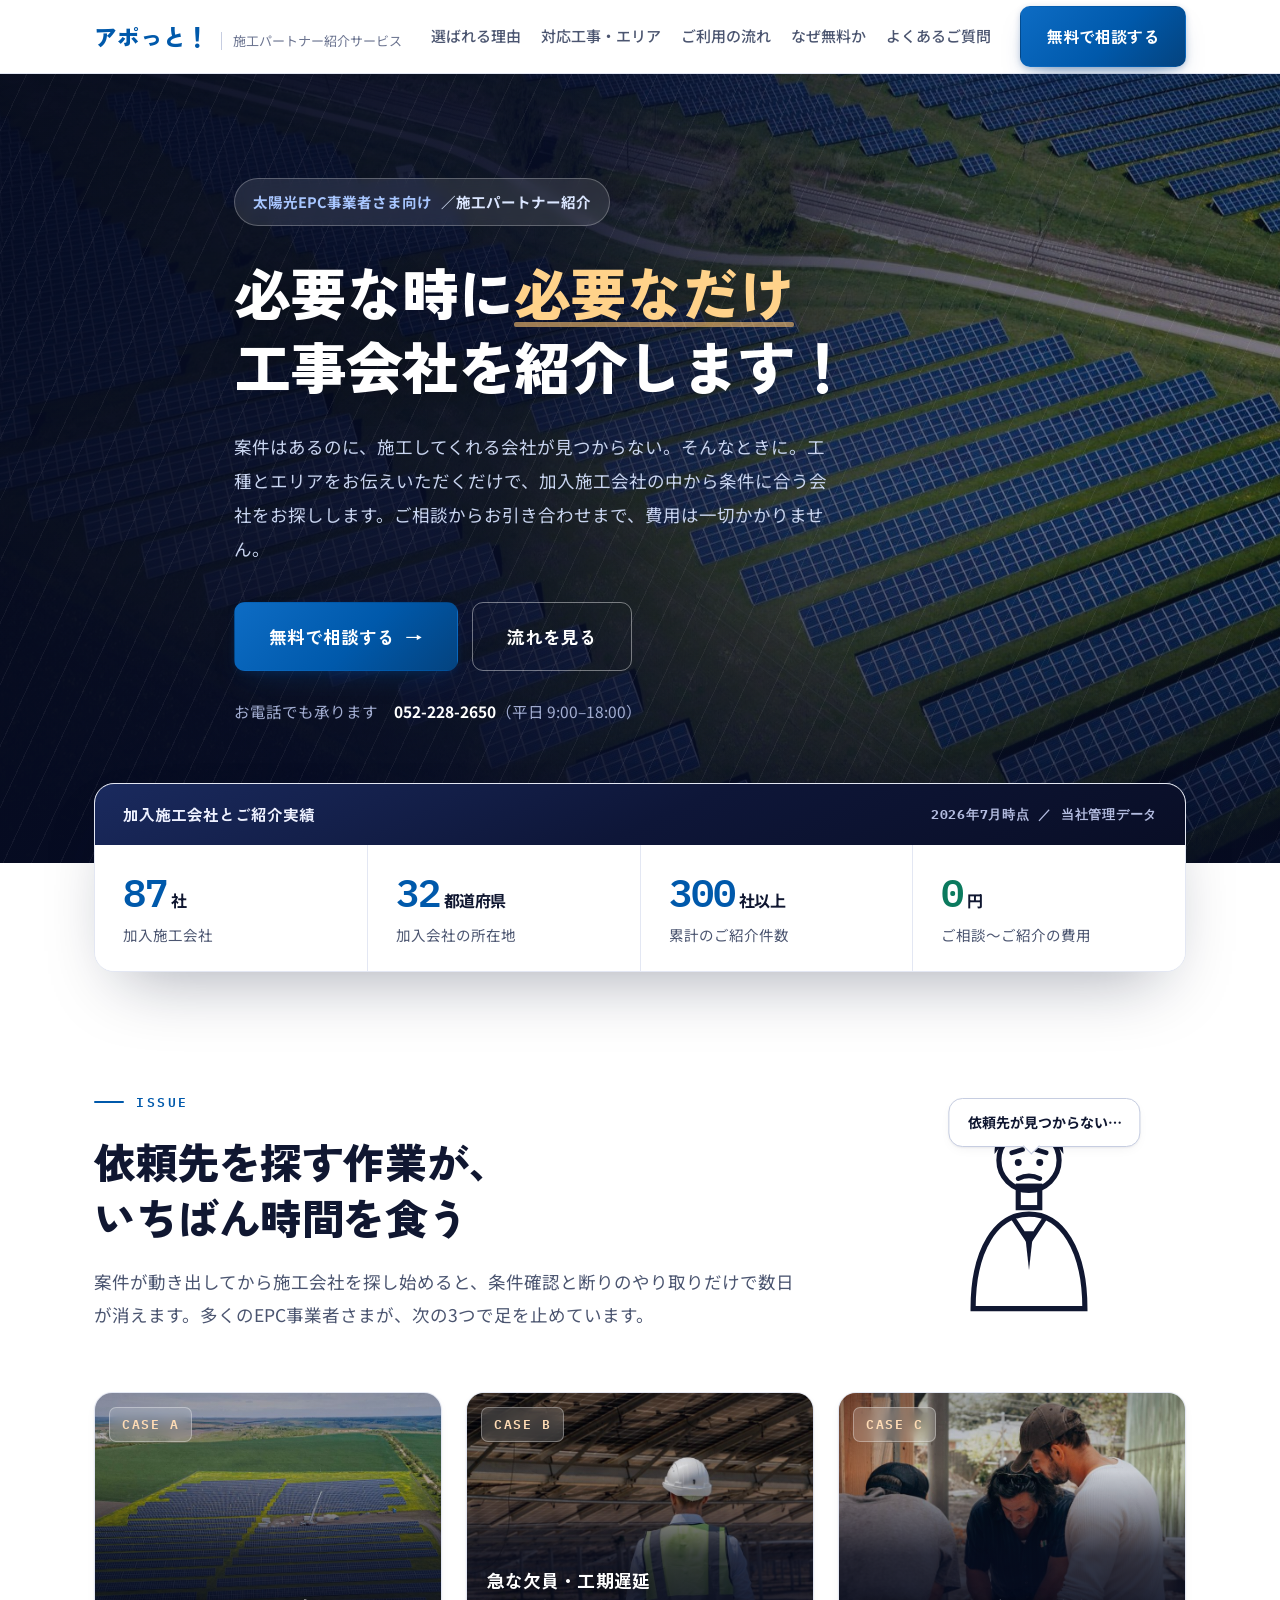
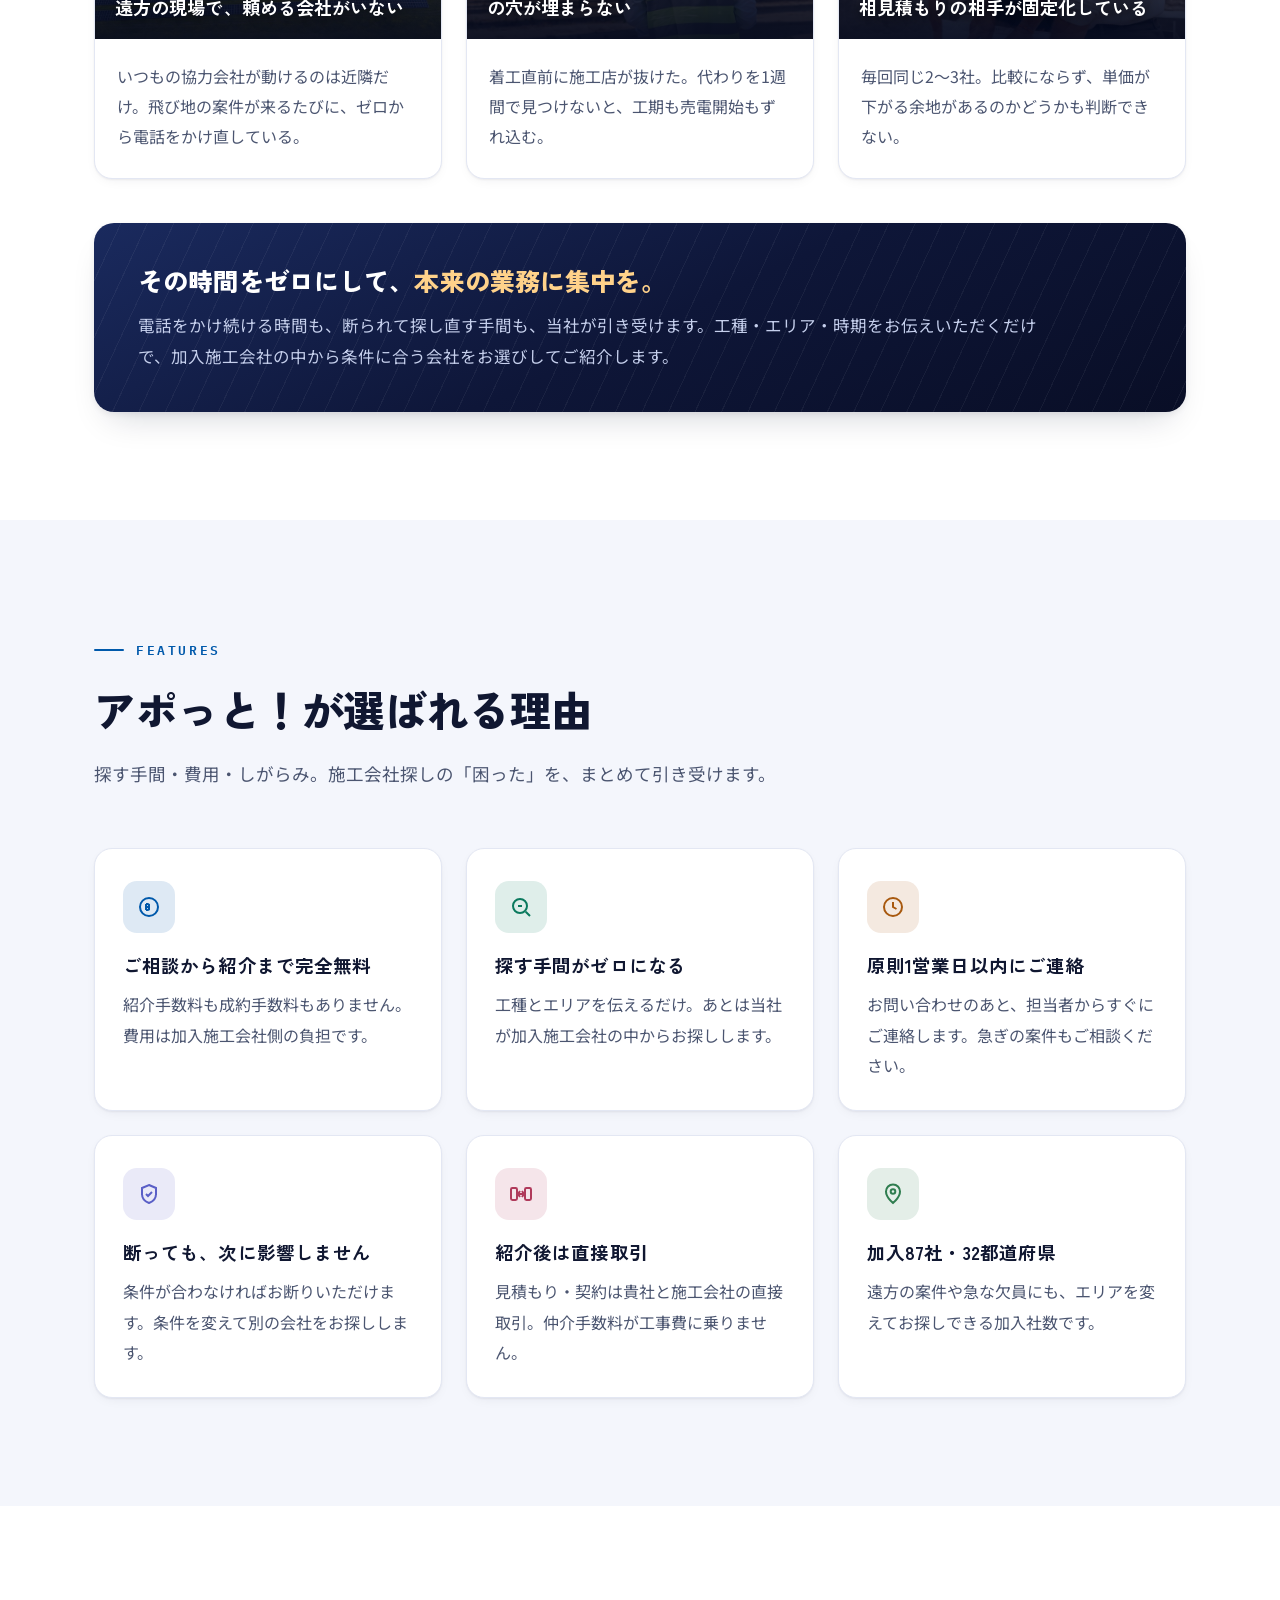
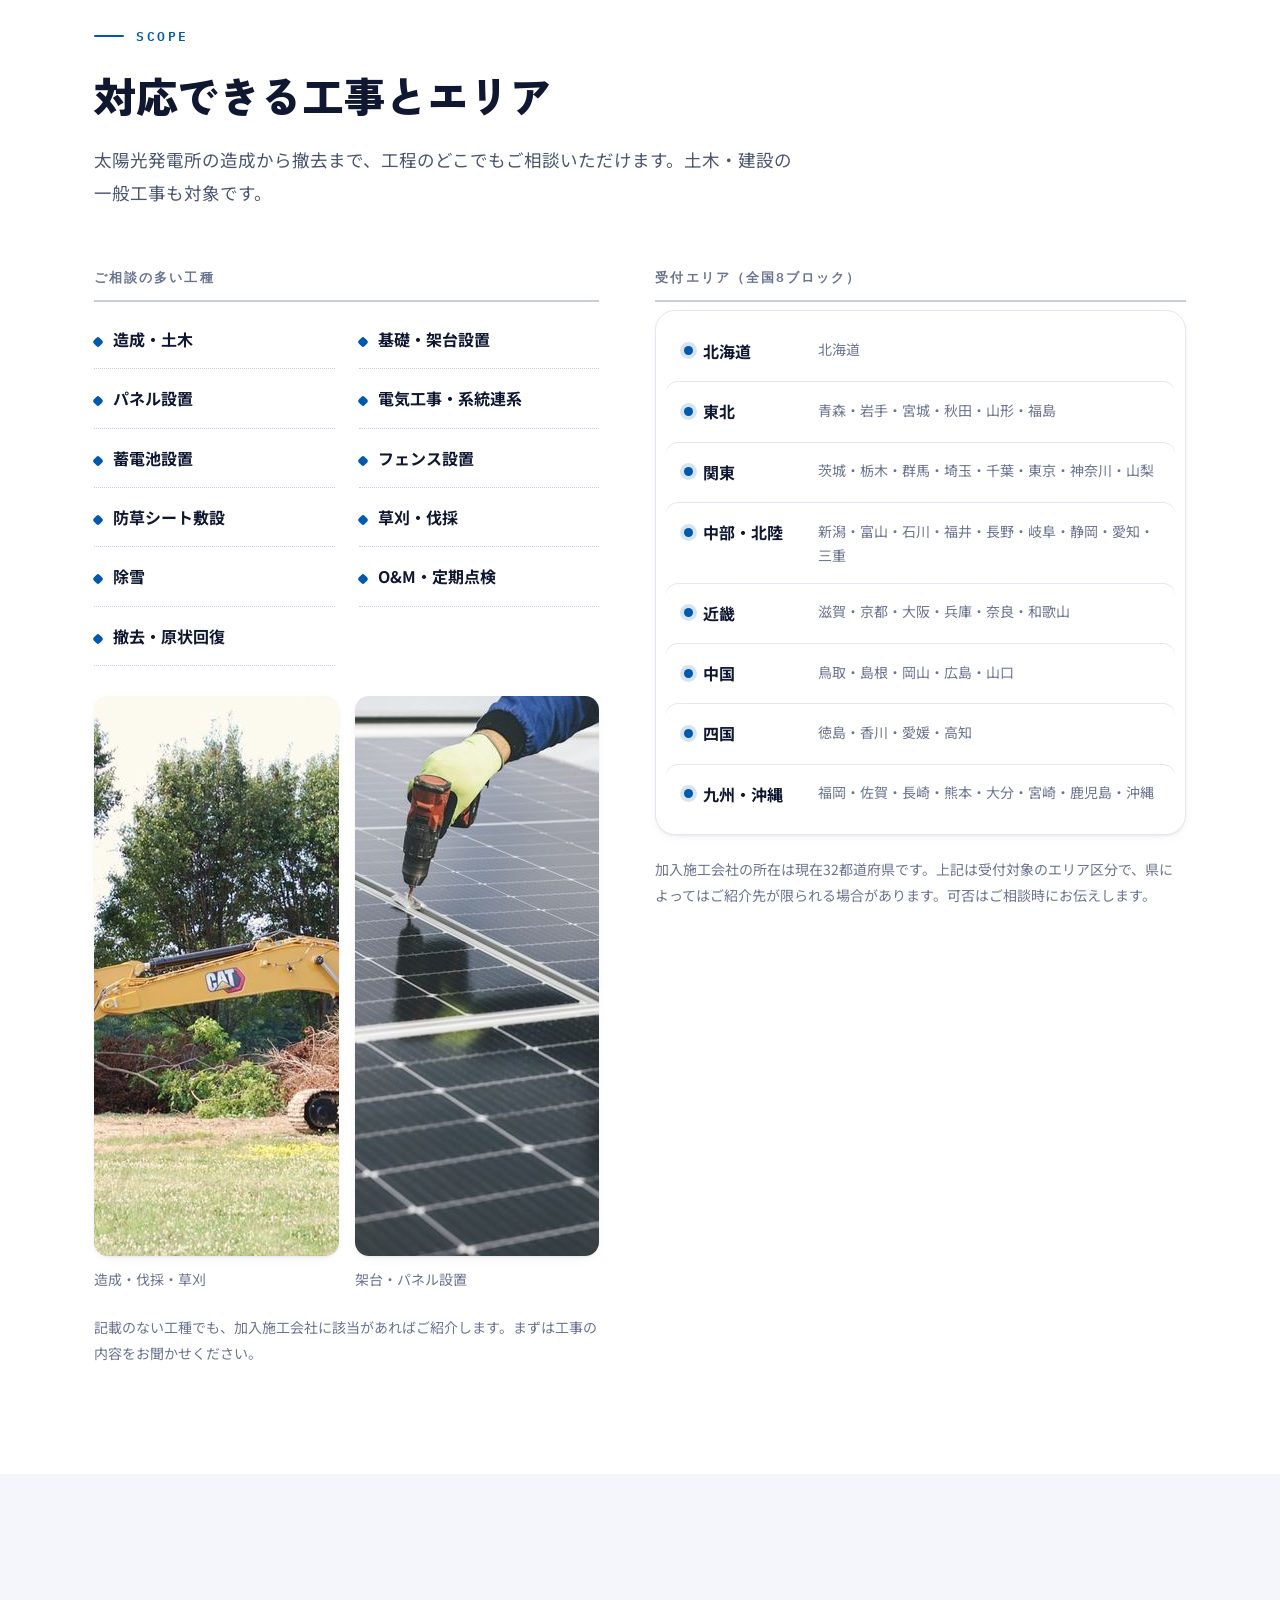
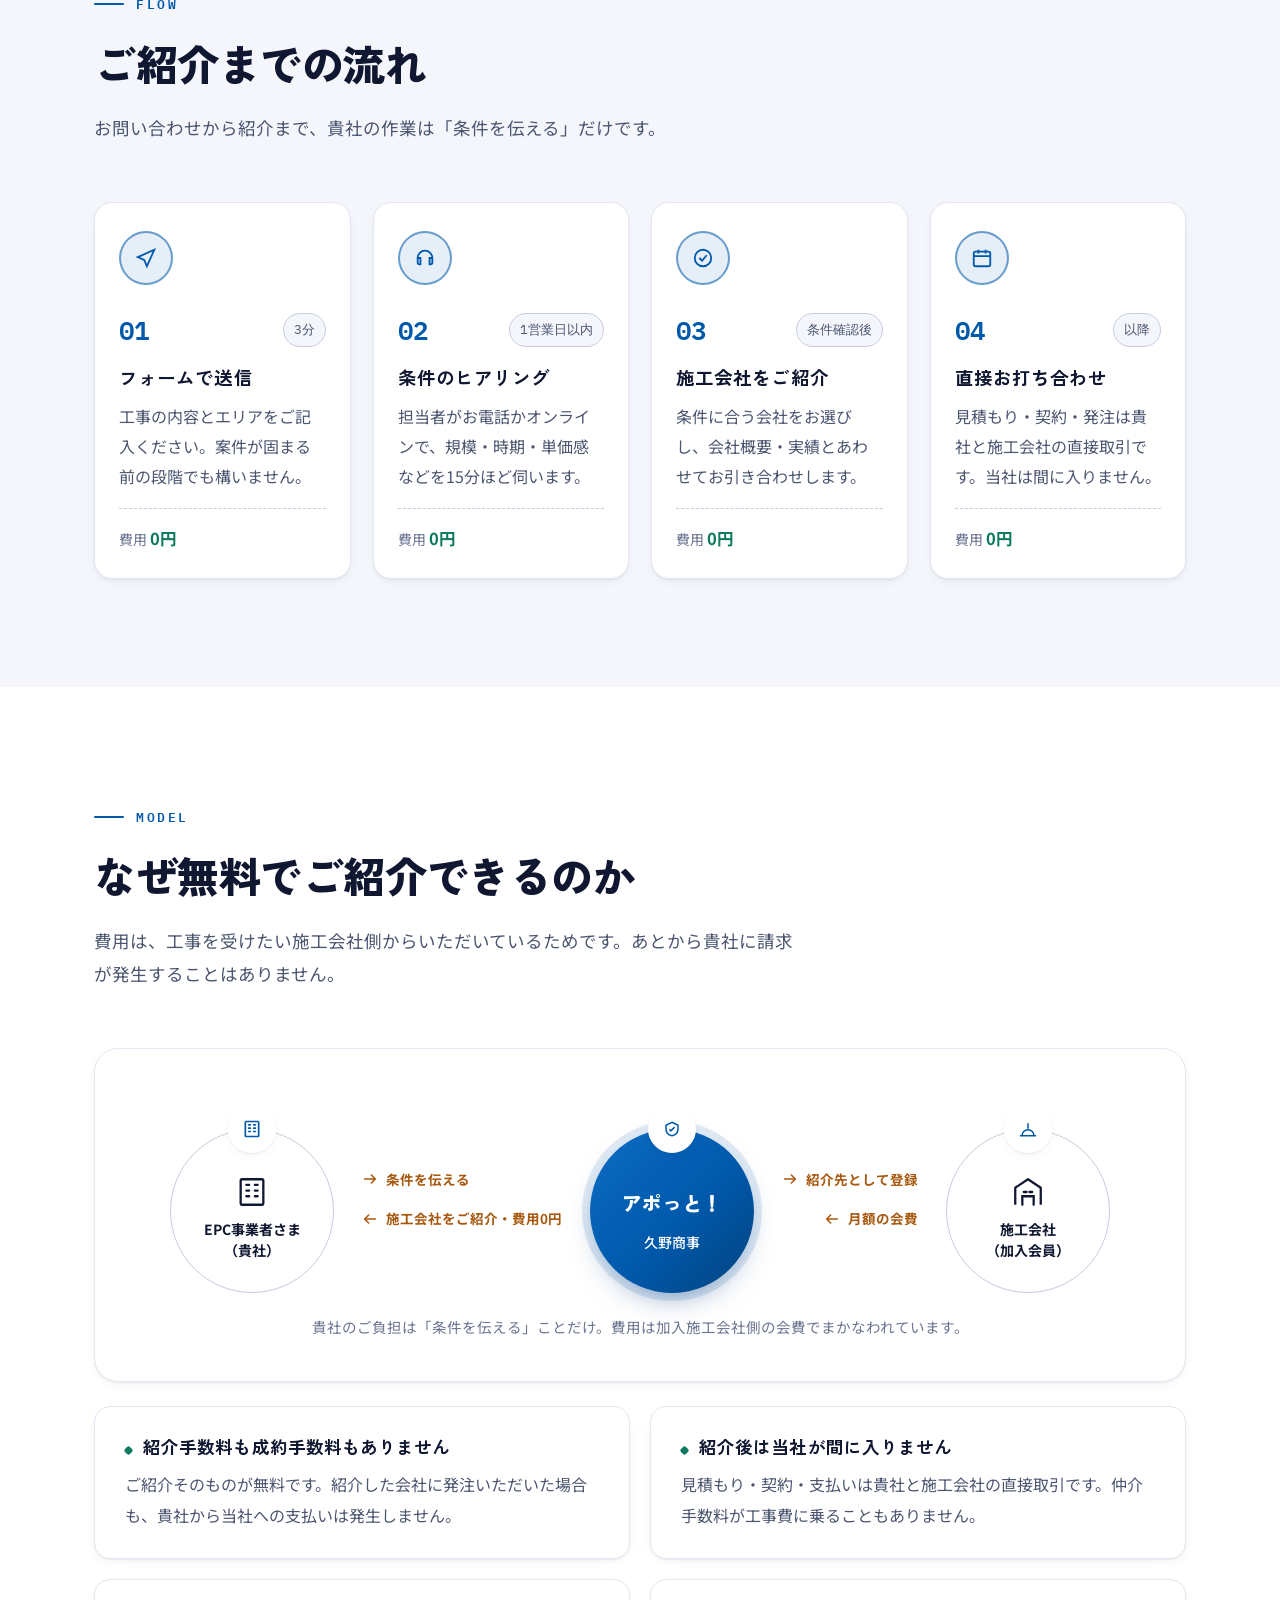
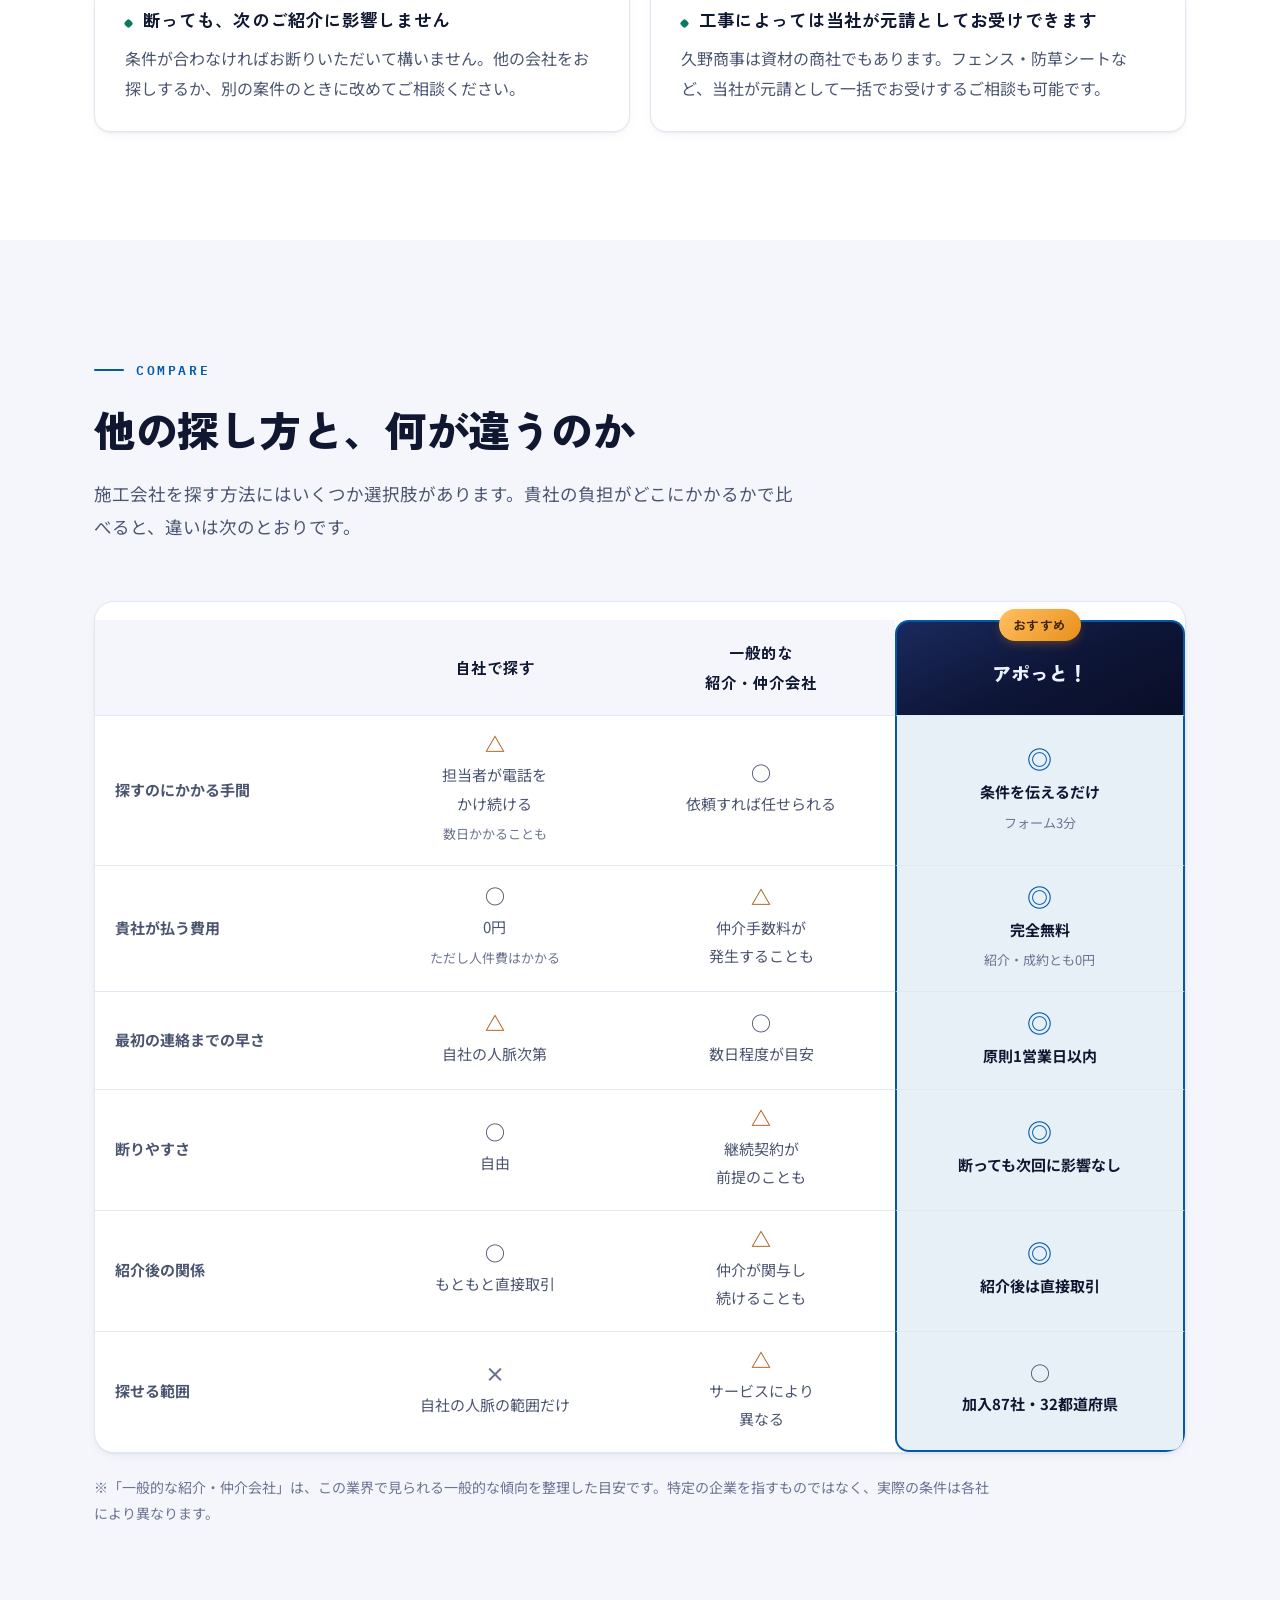
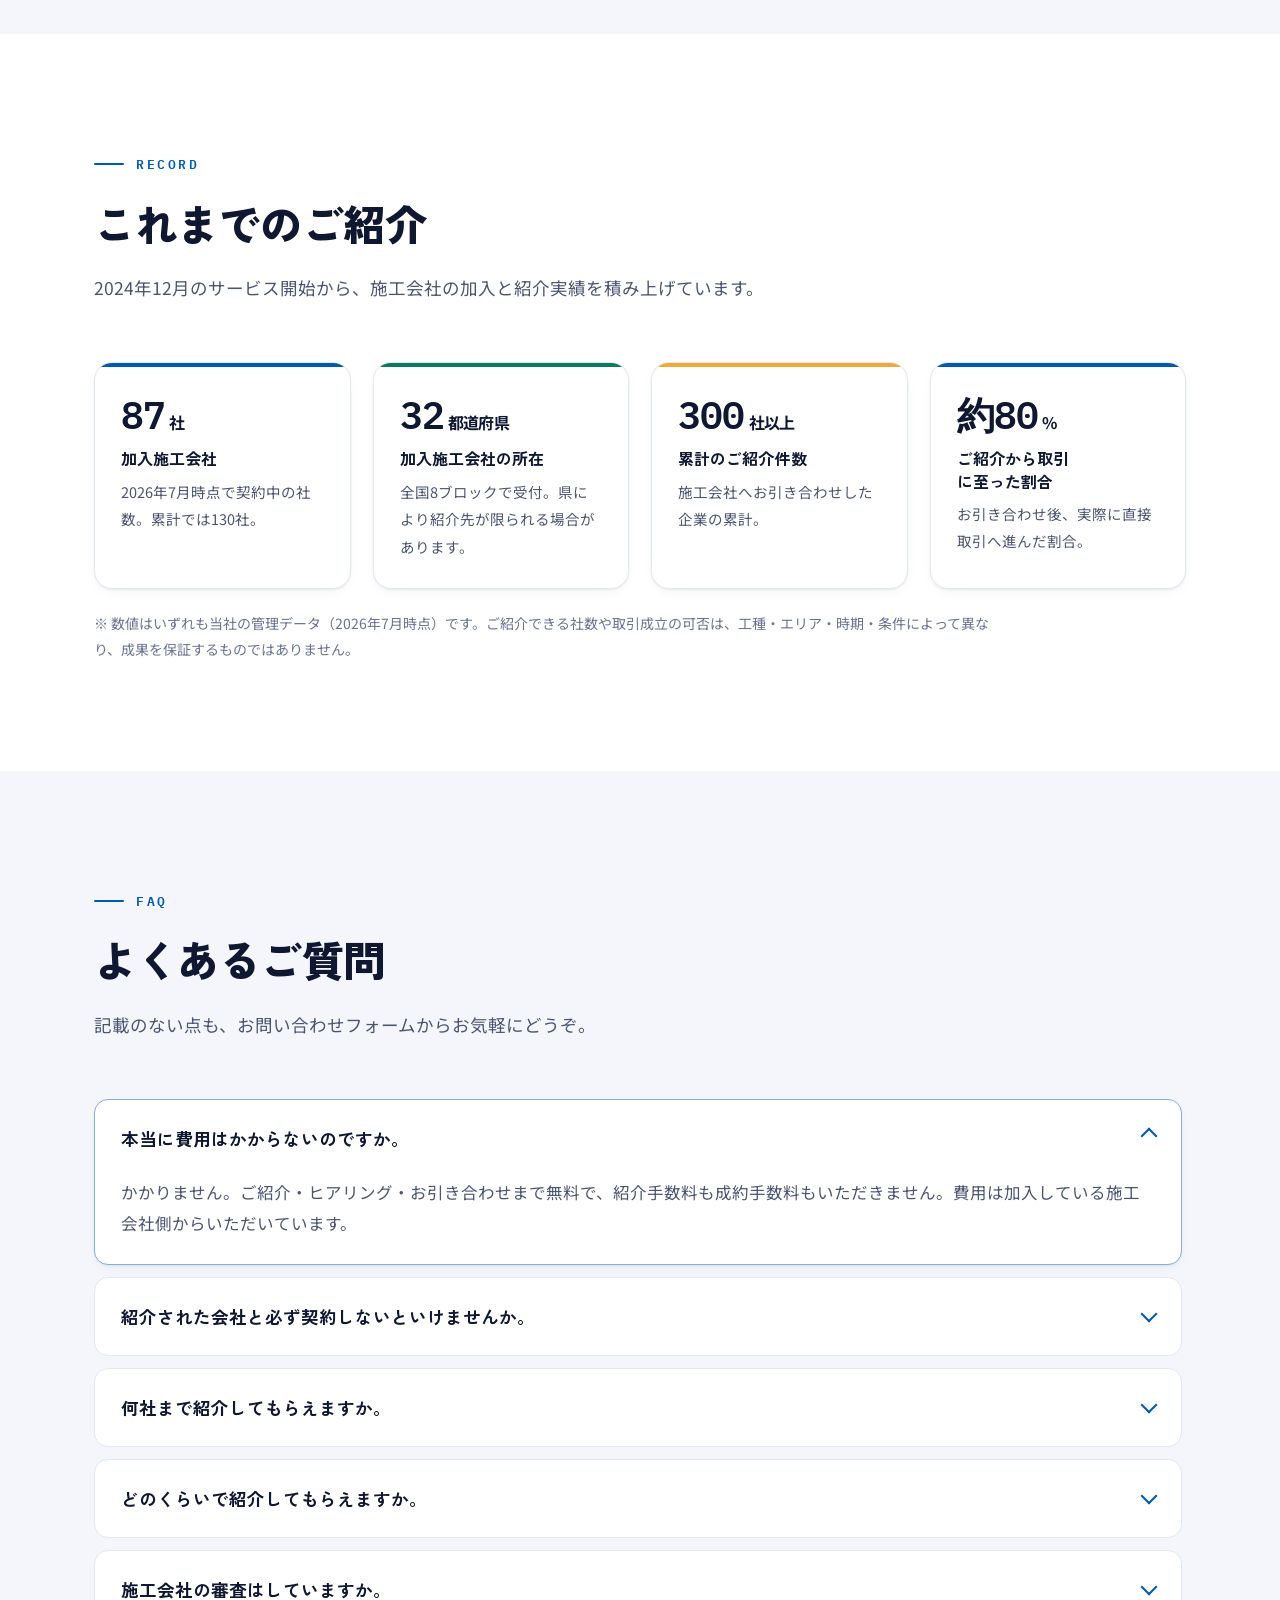
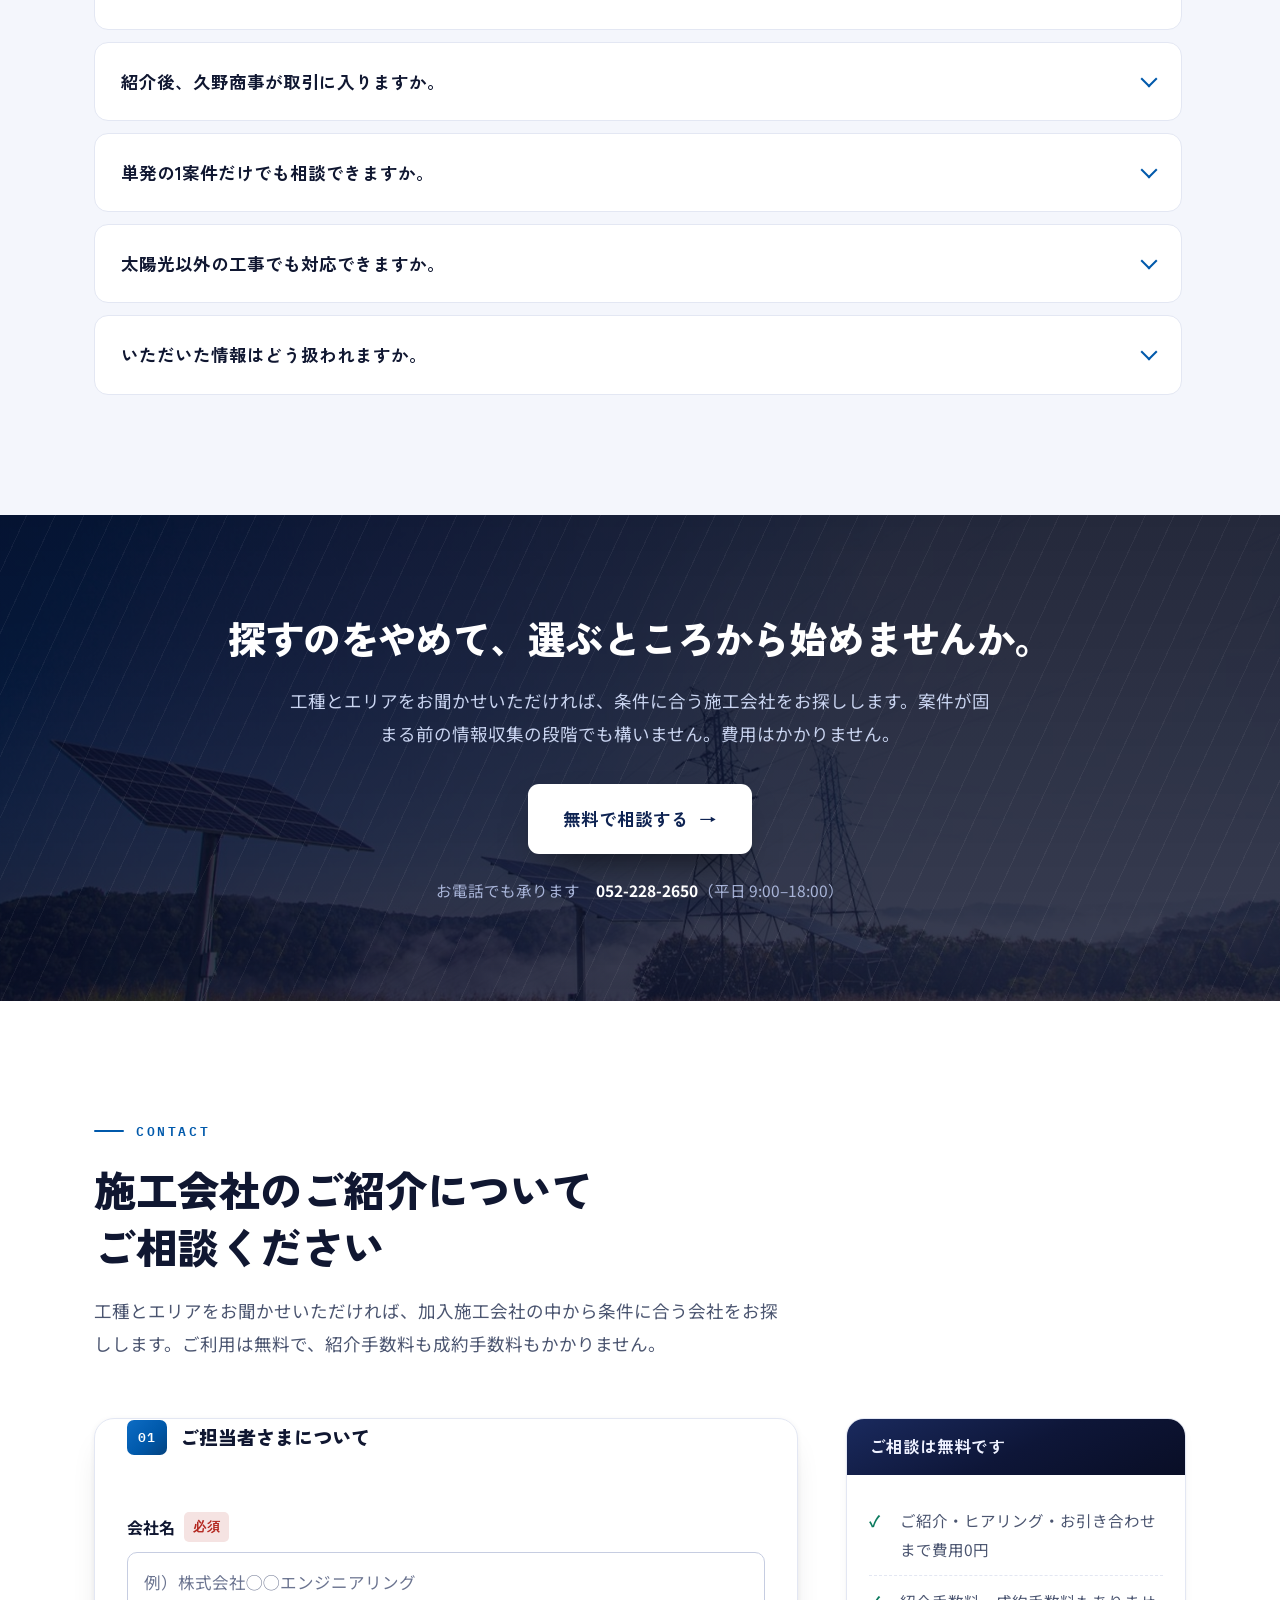
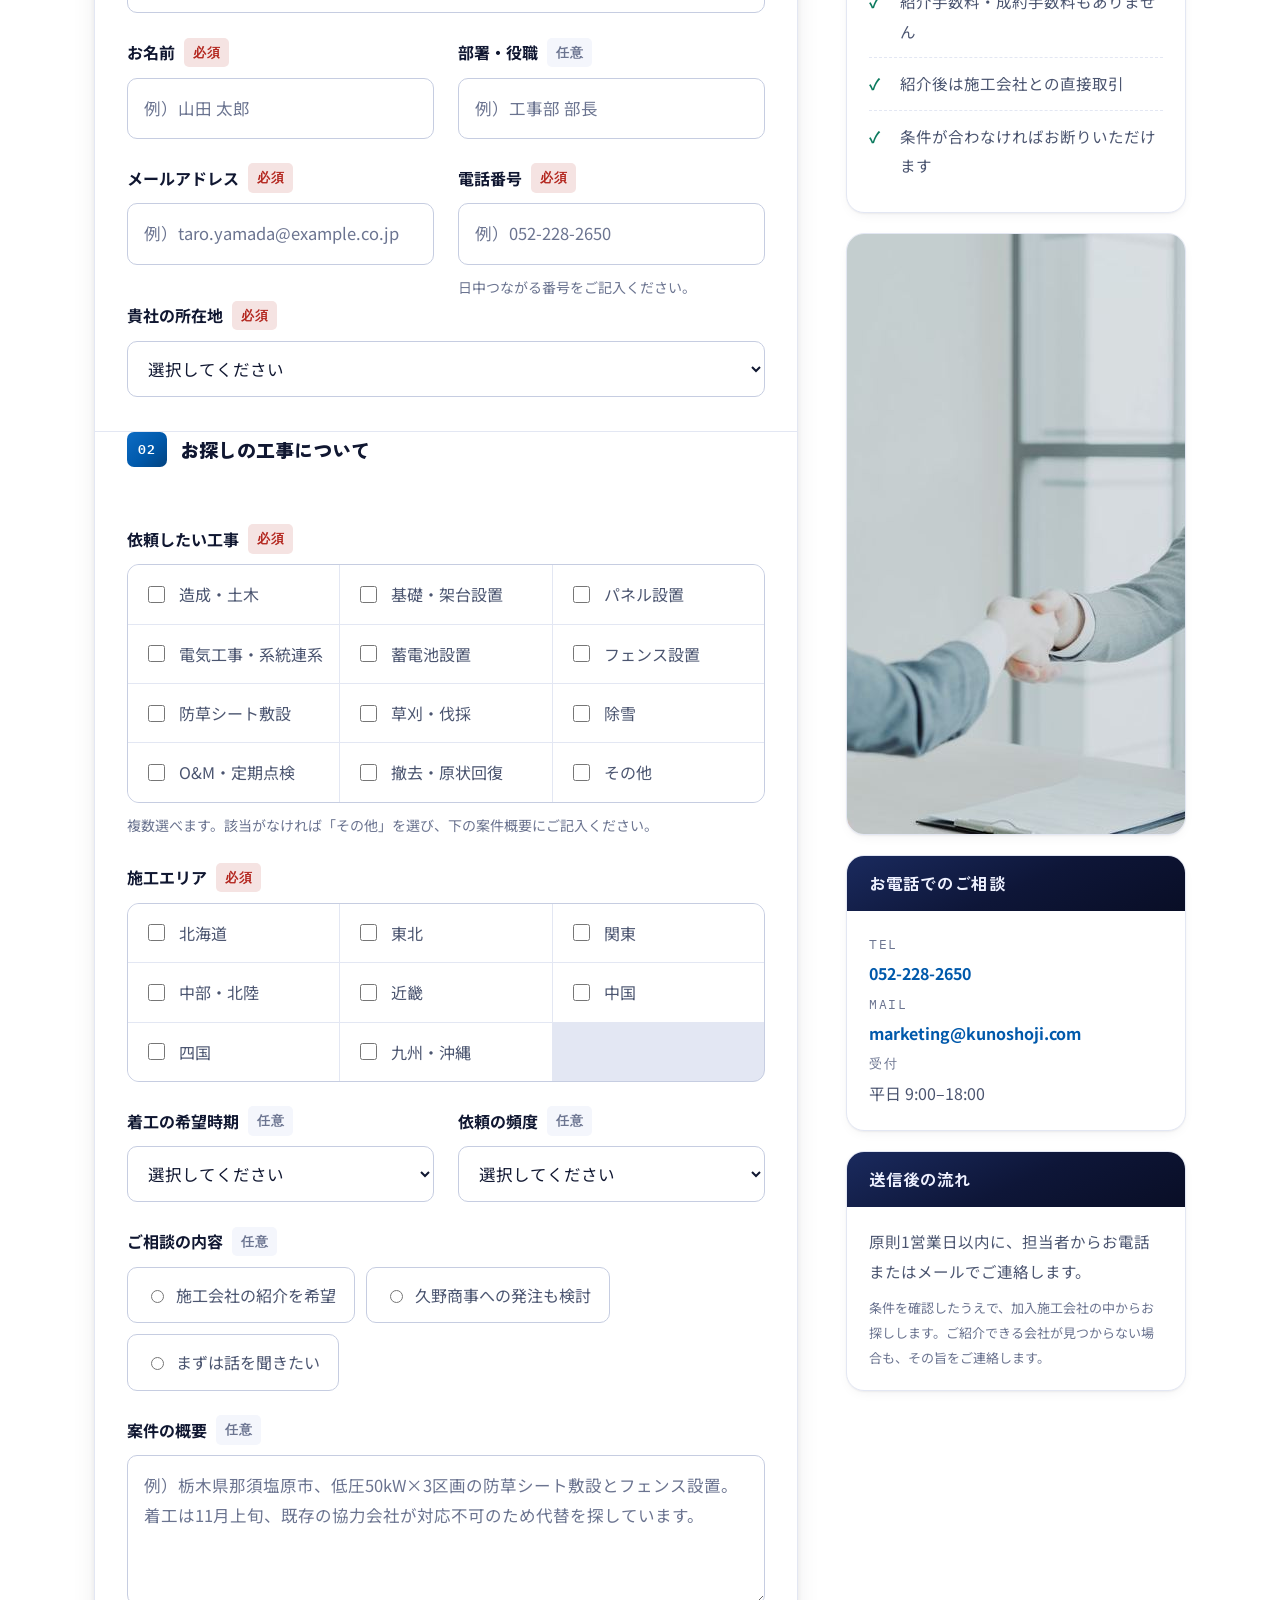
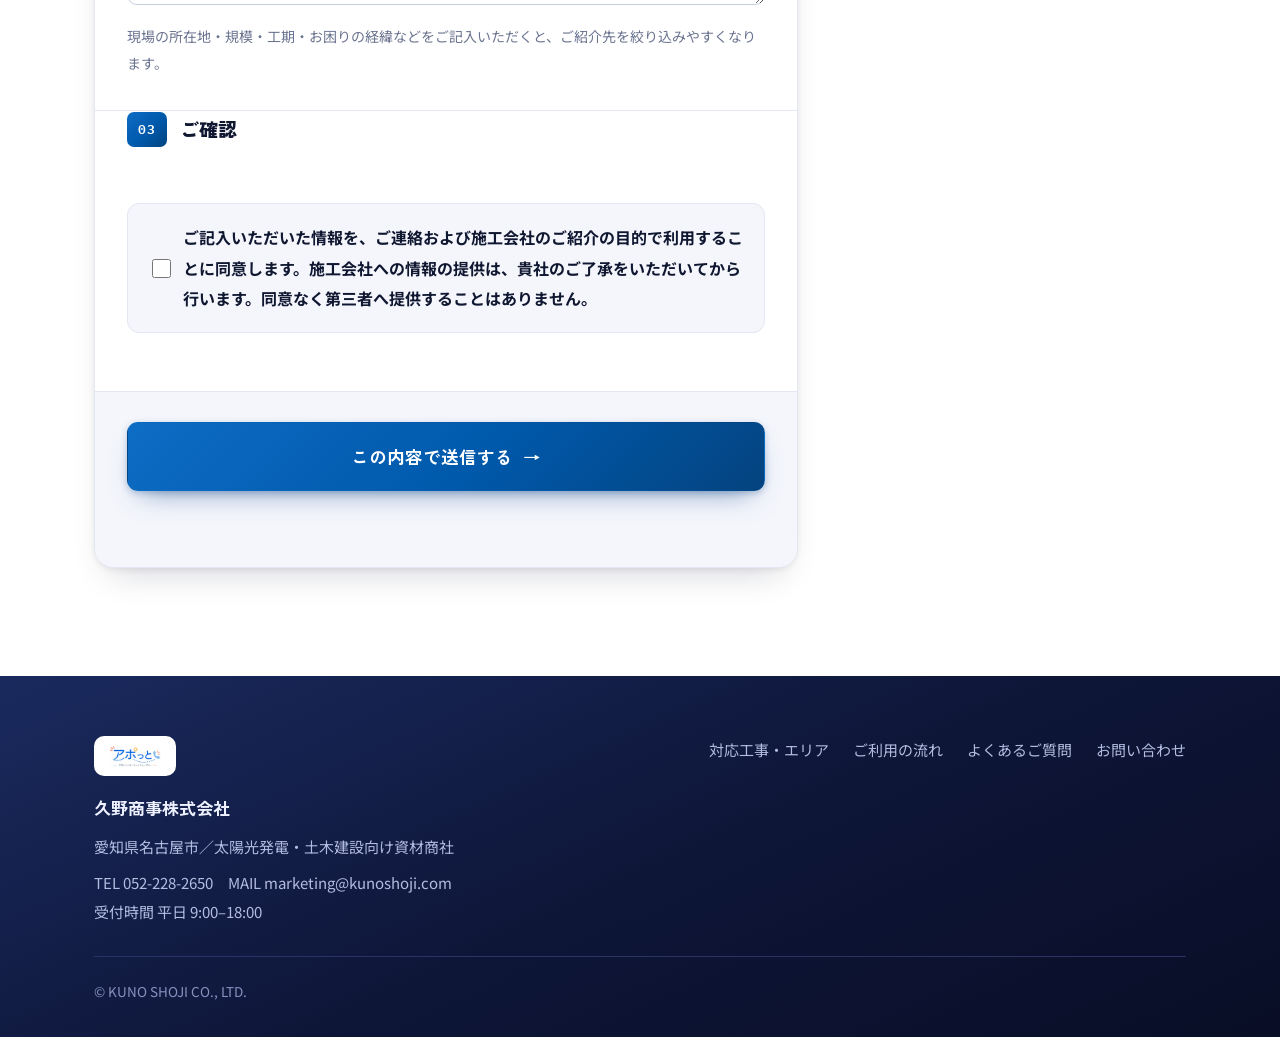
<file: index.html>
<!DOCTYPE html>
<html lang="ja">
<head>
<meta charset="UTF-8">
<meta name="viewport" content="width=device-width, initial-scale=1">
<title>必要な時に必要なだけ工事会社を紹介します｜施工パートナー紹介｜アポっと！</title>
<meta name="description" content="太陽光・土木の施工会社を全国から無料でご紹介します。必要な時に、必要な数だけ。ご紹介後は直接取引で、当社への手数料はかかりません。造成・架台・電気工事・フェンス・防草シート・草刈まで対応します。">
<meta property="og:type" content="website">
<meta property="og:title" content="必要な時に必要なだけ工事会社を紹介します｜アポっと！">
<meta property="og:description" content="太陽光・土木の施工会社を全国から無料でご紹介。ご紹介後は直接取引、手数料0円。">
<meta property="og:image" content="assets/img/hero-solar.jpg">
<meta property="og:locale" content="ja_JP">
<link rel="preconnect" href="https://fonts.googleapis.com">
<link rel="preconnect" href="https://fonts.gstatic.com" crossorigin>
<link href="https://fonts.googleapis.com/css2?family=Zen+Kaku+Gothic+New:wght@700;900&family=Noto+Sans+JP:wght@400;500;700&family=IBM+Plex+Mono:wght@500;600&display=swap" rel="stylesheet">
<!-- ?v= はブラウザのキャッシュ対策。style.css / app.js を直したら日付を更新する -->
<link rel="stylesheet" href="assets/style.css?v=20261028">
</head>
<body>

<!-- 困っている担当者のイラスト（ISSUEで使用） -->
<svg width="0" height="0" style="position:absolute" aria-hidden="true">
  <defs>
    <symbol id="persona-worried" viewBox="0 0 80 100">
      <path d="M24,26 C24,14 32,8 40,8 C48,8 56,14 56,26 C52,20 46,17 40,17 C34,17 28,20 24,26 Z" fill="currentColor"/>
      <circle cx="40" cy="29" r="14" fill="none" stroke="currentColor" stroke-width="2.4"/>
      <rect x="35" y="41" width="10" height="10" fill="none" stroke="currentColor" stroke-width="2.4"/>
      <path d="M32,25.5 L37,24" stroke="currentColor" stroke-width="2.2" stroke-linecap="round"/>
      <path d="M43,24 L48,25.5" stroke="currentColor" stroke-width="2.2" stroke-linecap="round"/>
      <circle cx="35" cy="30" r="1.6" fill="currentColor"/>
      <circle cx="45" cy="30" r="1.6" fill="currentColor"/>
      <path d="M35,37.5 Q40,35 45,37.5" fill="none" stroke="currentColor" stroke-width="2.2" stroke-linecap="round"/>
      <path d="M14,98 C14,70 25,54 40,54 C55,54 66,70 66,98 Z" fill="none" stroke="currentColor" stroke-width="2.4"/>
      <path d="M32,55 L40,67 L48,55" fill="none" stroke="currentColor" stroke-width="2.2"/>
      <path d="M38,62 L42,62 L40,80 Z" fill="currentColor"/>
    </symbol>
  </defs>
</svg>

<header class="site">
  <div class="site-inner">
    <a class="brand" href="#top">
      <span class="brand-mark">アポっと！</span>
      <span class="brand-sub">施工パートナー紹介サービス</span>
    </a>
    <nav class="primary">
      <a href="#features">選ばれる理由</a>
      <a href="#scope">対応工事・エリア</a>
      <a href="#flow">ご利用の流れ</a>
      <a href="#model">なぜ無料か</a>
      <a href="#faq">よくあるご質問</a>
    </nav>
    <a class="btn btn-primary" href="#contact">無料で相談する</a>
  </div>
</header>

<main id="top">

  <!-- ============ ヒーロー ============ -->
  <section class="hero">
    <div class="hero-bg">
      <img src="assets/img/hero-solar.jpg" width="1600" height="1000"
           alt="緑地に整然と並ぶ野立て太陽光発電所を上空から見た様子">
    </div>
    <div class="wrap hero-inner">
      <span class="badge"><b>太陽光EPC事業者さま向け</b><span class="badge-sub">／施工パートナー紹介</span></span>
      <h1>必要な時に<mark>必要なだけ</mark><br>工事会社を紹介します！</h1>
      <p class="hero-lead">
        案件はあるのに、施工してくれる会社が見つからない。そんなときに。工種とエリアをお伝えいただくだけで、加入施工会社の中から条件に合う会社をお探しします。ご相談からお引き合わせまで、費用は一切かかりません。
      </p>
      <div class="hero-cta">
        <a class="btn btn-primary btn-lg" href="#contact">無料で相談する<span class="arw">→</span></a>
        <a class="btn btn-ghost btn-lg" href="#flow">流れを見る</a>
      </div>
      <p class="hero-tel">お電話でも承ります　<a href="tel:0522282650">052-228-2650</a>（平日 9:00–18:00）</p>
    </div>
  </section>

  <!-- ヒーローの下端にまたがる実績バー -->
  <div class="stat-strip">
    <div class="wrap">
      <div class="stat-bar">
        <div class="stat-bar-head">
          <span>加入施工会社とご紹介実績</span>
          <span class="when">2026年7月時点 ／ 当社管理データ</span>
        </div>
        <div class="stat-bar-body">
          <div class="stat-cell"><b>87<span class="unit">社</span></b><span class="lb">加入施工会社</span></div>
          <div class="stat-cell"><b>32<span class="unit">都道府県</span></b><span class="lb">加入会社の所在地</span></div>
          <div class="stat-cell"><b>300<span class="unit">社以上</span></b><span class="lb">累計のご紹介件数</span></div>
          <div class="stat-cell"><b>0<span class="unit">円</span></b><span class="lb">ご相談〜ご紹介の費用</span></div>
        </div>
      </div>
    </div>
  </div>

  <!-- ============ ISSUE ============ -->
  <section class="section" id="issue">
    <div class="wrap">
      <div class="issue-hero">
        <div class="section-head" style="margin-bottom:0;">
          <span class="eyebrow">ISSUE</span>
          <h2>依頼先を探す作業が、いちばん時間を食う</h2>
          <p>案件が動き出してから施工会社を探し始めると、条件確認と断りのやり取りだけで数日が消えます。多くのEPC事業者さまが、次の3つで足を止めています。</p>
        </div>
        <div class="issue-figure">
          <div class="speech-bubble">依頼先が見つからない…</div>
          <svg class="persona-lg" viewBox="0 0 80 100" role="img" aria-label="施工会社を探せず困っている担当者のイラスト"><use href="#persona-worried"/></svg>
        </div>
      </div>

      <div class="case-grid">
        <article class="case">
          <div class="case-photo">
            <img src="assets/img/case-far.jpg" width="900" height="560" loading="lazy"
                 alt="田園地帯に広がる野立て太陽光発電所を上空から見た様子">
            <span class="case-tag">CASE A</span>
            <h3 class="case-head">遠方の現場で、頼める会社がいない</h3>
          </div>
          <div class="case-body">
            <p>いつもの協力会社が動けるのは近隣だけ。飛び地の案件が来るたびに、ゼロから電話をかけ直している。</p>
          </div>
        </article>

        <article class="case">
          <div class="case-photo">
            <img src="assets/img/case-crew.jpg" width="900" height="560" loading="lazy"
                 alt="ヘルメットと安全ベストを着けた作業員が太陽光の架台列を確認している様子">
            <span class="case-tag">CASE B</span>
            <h3 class="case-head">急な欠員・工期遅延の穴が埋まらない</h3>
          </div>
          <div class="case-body">
            <p>着工直前に施工店が抜けた。代わりを1週間で見つけないと、工期も売電開始もずれ込む。</p>
          </div>
        </article>

        <article class="case">
          <div class="case-photo">
            <img src="assets/img/case-quote.jpg" width="900" height="560" loading="lazy"
                 alt="現場で図面を広げて打ち合わせをする3人">
            <span class="case-tag">CASE C</span>
            <h3 class="case-head">相見積もりの相手が固定化している</h3>
          </div>
          <div class="case-body">
            <p>毎回同じ2〜3社。比較にならず、単価が下がる余地があるのかどうかも判断できない。</p>
          </div>
        </article>
      </div>

      <div class="callout">
        <h3>その時間をゼロにして、<em>本来の業務に集中を。</em></h3>
        <p>電話をかけ続ける時間も、断られて探し直す手間も、当社が引き受けます。工種・エリア・時期をお伝えいただくだけで、加入施工会社の中から条件に合う会社をお選びしてご紹介します。</p>
      </div>
    </div>
  </section>

  <!-- ============ FEATURES ============ -->
  <section class="section alt" id="features">
    <div class="wrap">
      <div class="section-head">
        <span class="eyebrow">FEATURES</span>
        <h2>アポっと！が選ばれる理由</h2>
        <p>探す手間・費用・しがらみ。施工会社探しの「困った」を、まとめて引き受けます。</p>
      </div>

      <div class="feat-grid">
        <div class="feat-card" style="--card-color:#0059ab">
          <div class="feat-icon"><svg width="24" height="24" viewBox="0 0 24 24" fill="none" stroke="currentColor" stroke-width="2" aria-hidden="true"><circle cx="12" cy="12" r="9"/><path d="M9 9h1.5a1.5 1.5 0 0 1 0 3H9m0 0h1.5a1.5 1.5 0 0 1 0 3H9M9 9v6M12 9v6"/></svg></div>
          <h3>ご相談から紹介まで完全無料</h3>
          <p>紹介手数料も成約手数料もありません。費用は加入施工会社側の負担です。</p>
        </div>

        <div class="feat-card" style="--card-color:#0b7a5e">
          <div class="feat-icon"><svg width="24" height="24" viewBox="0 0 24 24" fill="none" stroke="currentColor" stroke-width="2" aria-hidden="true"><circle cx="11" cy="11" r="7"/><path d="M21 21l-4.3-4.3M9 11h4"/></svg></div>
          <h3>探す手間がゼロになる</h3>
          <p>工種とエリアを伝えるだけ。あとは当社が加入施工会社の中からお探しします。</p>
        </div>

        <div class="feat-card" style="--card-color:#a8590f">
          <div class="feat-icon"><svg width="24" height="24" viewBox="0 0 24 24" fill="none" stroke="currentColor" stroke-width="2" aria-hidden="true"><circle cx="12" cy="12" r="9"/><path d="M12 7v5l3.5 2"/></svg></div>
          <h3>原則1営業日以内にご連絡</h3>
          <p>お問い合わせのあと、担当者からすぐにご連絡します。急ぎの案件もご相談ください。</p>
        </div>

        <div class="feat-card" style="--card-color:#5a5fc7">
          <div class="feat-icon"><svg width="24" height="24" viewBox="0 0 24 24" fill="none" stroke="currentColor" stroke-width="2" aria-hidden="true"><path d="M12 3l7 3v6c0 4.5-3 7.5-7 9-4-1.5-7-4.5-7-9V6l7-3z"/><path d="M9 12l2 2 4-4"/></svg></div>
          <h3>断っても、次に影響しません</h3>
          <p>条件が合わなければお断りいただけます。条件を変えて別の会社をお探しします。</p>
        </div>

        <div class="feat-card" style="--card-color:#b03a5b">
          <div class="feat-icon"><svg width="24" height="24" viewBox="0 0 24 24" fill="none" stroke="currentColor" stroke-width="2" aria-hidden="true"><path d="M9 12h6M11 9l-2 3 2 3M13 9l2 3-2 3"/><rect x="2" y="6" width="6" height="12" rx="1.4"/><rect x="16" y="6" width="6" height="12" rx="1.4"/></svg></div>
          <h3>紹介後は直接取引</h3>
          <p>見積もり・契約は貴社と施工会社の直接取引。仲介手数料が工事費に乗りません。</p>
        </div>

        <div class="feat-card" style="--card-color:#2f7d4f">
          <div class="feat-icon"><svg width="24" height="24" viewBox="0 0 24 24" fill="none" stroke="currentColor" stroke-width="2" aria-hidden="true"><path d="M12 21s7-6.1 7-11.5A7 7 0 0 0 5 9.5C5 14.9 12 21 12 21z"/><circle cx="12" cy="9.5" r="2.3"/></svg></div>
          <h3>加入87社・32都道府県</h3>
          <p>遠方の案件や急な欠員にも、エリアを変えてお探しできる加入社数です。</p>
        </div>
      </div>
    </div>
  </section>

  <!-- ============ SCOPE ============ -->
  <section class="section" id="scope">
    <div class="wrap">
      <div class="section-head">
        <span class="eyebrow">SCOPE</span>
        <h2>対応できる工事とエリア</h2>
        <p>太陽光発電所の造成から撤去まで、工程のどこでもご相談いただけます。土木・建設の一般工事も対象です。</p>
      </div>

      <div class="scope-grid">
        <div>
          <h3 class="sub-h">ご相談の多い工種</h3>
          <div class="work-grid">
            <div class="work-item">造成・土木</div>
            <div class="work-item">基礎・架台設置</div>
            <div class="work-item">パネル設置</div>
            <div class="work-item">電気工事・系統連系</div>
            <div class="work-item">蓄電池設置</div>
            <div class="work-item">フェンス設置</div>
            <div class="work-item">防草シート敷設</div>
            <div class="work-item">草刈・伐採</div>
            <div class="work-item">除雪</div>
            <div class="work-item">O&amp;M・定期点検</div>
            <div class="work-item">撤去・原状回復</div>
          </div>

          <div class="scope-photos">
            <figure>
              <div class="ph"><img src="assets/img/scope-civil.jpg" width="900" height="560" loading="lazy"
                   alt="草地で伐採した枝を処理するショベルカー"></div>
              <figcaption>造成・伐採・草刈</figcaption>
            </figure>
            <figure>
              <div class="ph"><img src="assets/img/scope-install.jpg" width="900" height="560" loading="lazy"
                   alt="太陽光パネルを電動ドライバーで固定している作業の手元"></div>
              <figcaption>架台・パネル設置</figcaption>
            </figure>
          </div>

          <p class="note">記載のない工種でも、加入施工会社に該当があればご紹介します。まずは工事の内容をお聞かせください。</p>
        </div>

        <div>
          <h3 class="sub-h">受付エリア（全国8ブロック）</h3>
          <div class="area-board">
            <div class="area-list">
              <div class="area-row"><span class="blk">北海道</span><span class="pref">北海道</span></div>
              <div class="area-row"><span class="blk">東北</span><span class="pref">青森・岩手・宮城・秋田・山形・福島</span></div>
              <div class="area-row"><span class="blk">関東</span><span class="pref">茨城・栃木・群馬・埼玉・千葉・東京・神奈川・山梨</span></div>
              <div class="area-row"><span class="blk">中部・北陸</span><span class="pref">新潟・富山・石川・福井・長野・岐阜・静岡・愛知・三重</span></div>
              <div class="area-row"><span class="blk">近畿</span><span class="pref">滋賀・京都・大阪・兵庫・奈良・和歌山</span></div>
              <div class="area-row"><span class="blk">中国</span><span class="pref">鳥取・島根・岡山・広島・山口</span></div>
              <div class="area-row"><span class="blk">四国</span><span class="pref">徳島・香川・愛媛・高知</span></div>
              <div class="area-row"><span class="blk">九州・沖縄</span><span class="pref">福岡・佐賀・長崎・熊本・大分・宮崎・鹿児島・沖縄</span></div>
            </div>
          </div>
          <p class="note">加入施工会社の所在は現在32都道府県です。上記は受付対象のエリア区分で、県によってはご紹介先が限られる場合があります。可否はご相談時にお伝えします。</p>
        </div>
      </div>
    </div>
  </section>

  <!-- ============ FLOW ============ -->
  <section class="section alt" id="flow">
    <div class="wrap">
      <div class="section-head">
        <span class="eyebrow">FLOW</span>
        <h2>ご紹介までの流れ</h2>
        <p>お問い合わせから紹介まで、貴社の作業は「条件を伝える」だけです。</p>
      </div>

      <ol class="flow-grid">
        <li class="flow-step">
          <div class="flow-icon"><svg width="22" height="22" viewBox="0 0 24 24" fill="none" stroke="currentColor" stroke-width="2" aria-hidden="true"><path d="M3 11l18-8-8 18-3-7-7-3z"/></svg></div>
          <div class="flow-top"><span class="flow-num">01</span><span class="flow-time">3分</span></div>
          <h3>フォームで送信</h3>
          <p>工事の内容とエリアをご記入ください。案件が固まる前の段階でも構いません。</p>
          <div class="flow-cost">費用 <b>0円</b></div>
        </li>
        <li class="flow-step">
          <div class="flow-icon"><svg width="22" height="22" viewBox="0 0 24 24" fill="none" stroke="currentColor" stroke-width="2" aria-hidden="true"><path d="M4 12a8 8 0 0 1 16 0v5a2 2 0 0 1-2 2h-1v-7h3M4 17v-5h3v7H6a2 2 0 0 1-2-2z"/></svg></div>
          <div class="flow-top"><span class="flow-num">02</span><span class="flow-time">1営業日以内</span></div>
          <h3>条件のヒアリング</h3>
          <p>担当者がお電話かオンラインで、規模・時期・単価感などを15分ほど伺います。</p>
          <div class="flow-cost">費用 <b>0円</b></div>
        </li>
        <li class="flow-step">
          <div class="flow-icon"><svg width="22" height="22" viewBox="0 0 24 24" fill="none" stroke="currentColor" stroke-width="2" aria-hidden="true"><circle cx="12" cy="12" r="9"/><path d="M8 12l3 3 5-6"/></svg></div>
          <div class="flow-top"><span class="flow-num">03</span><span class="flow-time">条件確認後</span></div>
          <h3>施工会社をご紹介</h3>
          <p>条件に合う会社をお選びし、会社概要・実績とあわせてお引き合わせします。</p>
          <div class="flow-cost">費用 <b>0円</b></div>
        </li>
        <li class="flow-step">
          <div class="flow-icon"><svg width="22" height="22" viewBox="0 0 24 24" fill="none" stroke="currentColor" stroke-width="2" aria-hidden="true"><rect x="3" y="5" width="18" height="16" rx="2"/><path d="M3 10h18M8 3v4M16 3v4"/></svg></div>
          <div class="flow-top"><span class="flow-num">04</span><span class="flow-time">以降</span></div>
          <h3>直接お打ち合わせ</h3>
          <p>見積もり・契約・発注は貴社と施工会社の直接取引です。当社は間に入りません。</p>
          <div class="flow-cost">費用 <b>0円</b></div>
        </li>
      </ol>
    </div>
  </section>

  <!-- ============ MODEL ============ -->
  <section class="section" id="model">
    <div class="wrap">
      <div class="section-head">
        <span class="eyebrow">MODEL</span>
        <h2>なぜ無料でご紹介できるのか</h2>
        <p>費用は、工事を受けたい施工会社側からいただいているためです。あとから貴社に請求が発生することはありません。</p>
      </div>

      <figure class="kuno-panel" role="img"
              aria-label="EPC事業者さまは費用0円で条件を伝えて施工会社の紹介を受け、施工会社は月額の会費を払って紹介先として登録する。お金の流れが左右で非対称になっている図">
        <div class="kuno-row">
          <div class="kuno-node">
            <div class="kuno-badge"><svg width="20" height="20" viewBox="0 0 24 24" fill="none" stroke="currentColor" stroke-width="2" aria-hidden="true"><rect x="4" y="3" width="16" height="18" rx="1"/><path d="M8 7h2M14 7h2M8 11h2M14 11h2M8 15h2M14 15h2" stroke-linecap="round"/></svg></div>
            <div class="kuno-circle">
              <svg width="34" height="34" viewBox="0 0 24 24" fill="none" stroke="currentColor" stroke-width="1.6" aria-hidden="true"><rect x="4" y="3" width="16" height="18" rx="1"/><path d="M8 7h2M14 7h2M8 11h2M14 11h2M8 15h2M14 15h2" stroke-linecap="round"/></svg>
              <div class="kuno-label">EPC事業者さま<br>（貴社）</div>
            </div>
          </div>

          <div class="kuno-arrows">
            <div class="kuno-arrow-line"><svg width="16" height="16" viewBox="0 0 24 24" fill="none" stroke="currentColor" stroke-width="2.4" aria-hidden="true"><path d="M4 12h15M14 6l6 6-6 6" stroke-linecap="round" stroke-linejoin="round"/></svg>条件を伝える</div>
            <div class="kuno-arrow-line reverse">施工会社をご紹介・費用0円<svg width="16" height="16" viewBox="0 0 24 24" fill="none" stroke="currentColor" stroke-width="2.4" aria-hidden="true"><path d="M20 12H5M10 6l-6 6 6 6" stroke-linecap="round" stroke-linejoin="round"/></svg></div>
          </div>

          <div class="kuno-node">
            <div class="kuno-badge"><svg width="18" height="18" viewBox="0 0 24 24" fill="none" stroke="currentColor" stroke-width="2" aria-hidden="true"><path d="M8.5 12.5l2 2 5-5M12 3l8 4v5c0 5-3.5 8-8 9-4.5-1-8-4-8-9V7l8-4z"/></svg></div>
            <div class="kuno-circle hub">
              <div class="kuno-hub-mark">アポっと！</div>
              <div class="kuno-label">久野商事</div>
            </div>
          </div>

          <div class="kuno-arrows">
            <div class="kuno-arrow-line"><svg width="16" height="16" viewBox="0 0 24 24" fill="none" stroke="currentColor" stroke-width="2.4" aria-hidden="true"><path d="M4 12h15M14 6l6 6-6 6" stroke-linecap="round" stroke-linejoin="round"/></svg>紹介先として登録</div>
            <div class="kuno-arrow-line reverse">月額の会費<svg width="16" height="16" viewBox="0 0 24 24" fill="none" stroke="currentColor" stroke-width="2.4" aria-hidden="true"><path d="M20 12H5M10 6l-6 6 6 6" stroke-linecap="round" stroke-linejoin="round"/></svg></div>
          </div>

          <div class="kuno-node">
            <div class="kuno-badge"><svg width="18" height="18" viewBox="0 0 24 24" fill="none" stroke="currentColor" stroke-width="2" aria-hidden="true"><path d="M4 21a8 8 0 0 1 16 0M2 21h20M12 5v6" stroke-linecap="round"/></svg></div>
            <div class="kuno-circle">
              <svg width="34" height="34" viewBox="0 0 24 24" fill="none" stroke="currentColor" stroke-width="1.6" aria-hidden="true"><path d="M3 21V9l9-6 9 6v12" stroke-linejoin="round"/><path d="M8 21v-6h8v6M9 12h2M13 12h2" stroke-linecap="round"/></svg>
              <div class="kuno-label">施工会社<br>（加入会員）</div>
            </div>
          </div>
        </div>
        <figcaption class="kuno-caption">貴社のご負担は「条件を伝える」ことだけ。費用は加入施工会社側の会費でまかなわれています。</figcaption>
      </figure>

      <div class="model-bullets">
        <div class="model-bullet">
          <h3>紹介手数料も成約手数料もありません</h3>
          <p>ご紹介そのものが無料です。紹介した会社に発注いただいた場合も、貴社から当社への支払いは発生しません。</p>
        </div>
        <div class="model-bullet">
          <h3>紹介後は当社が間に入りません</h3>
          <p>見積もり・契約・支払いは貴社と施工会社の直接取引です。仲介手数料が工事費に乗ることもありません。</p>
        </div>
        <div class="model-bullet">
          <h3>断っても、次のご紹介に影響しません</h3>
          <p>条件が合わなければお断りいただいて構いません。他の会社をお探しするか、別の案件のときに改めてご相談ください。</p>
        </div>
        <div class="model-bullet">
          <h3>工事によっては当社が元請としてお受けできます</h3>
          <p>久野商事は資材の商社でもあります。フェンス・防草シートなど、当社が元請として一括でお受けするご相談も可能です。</p>
        </div>
      </div>
    </div>
  </section>

  <!-- ============ COMPARE ============ -->
  <section class="section alt" id="compare">
    <div class="wrap">
      <div class="section-head">
        <span class="eyebrow">COMPARE</span>
        <h2>他の探し方と、何が違うのか</h2>
        <p>施工会社を探す方法にはいくつか選択肢があります。貴社の負担がどこにかかるかで比べると、違いは次のとおりです。</p>
      </div>

      <div class="compare-wrap">
        <table class="compare-table">
          <thead>
            <tr>
              <th class="row-label"></th>
              <th>自社で探す</th>
              <th>一般的な<br>紹介・仲介会社</th>
              <th class="hi"><span class="hi-tag">おすすめ</span><span class="compare-badge">アポっと！</span></th>
            </tr>
          </thead>
          <tbody>
            <tr>
              <td class="row-label">探すのにかかる手間</td>
              <td><span class="mk mk-t">△</span>担当者が電話を<br>かけ続ける<small>数日かかることも</small></td>
              <td><span class="mk mk-o">○</span>依頼すれば任せられる</td>
              <td class="hi"><span class="mk mk-w">◎</span><strong>条件を伝えるだけ</strong><small>フォーム3分</small></td>
            </tr>
            <tr>
              <td class="row-label">貴社が払う費用</td>
              <td><span class="mk mk-o">○</span>0円<small>ただし人件費はかかる</small></td>
              <td><span class="mk mk-t">△</span>仲介手数料が<br>発生することも</td>
              <td class="hi"><span class="mk mk-w">◎</span><strong>完全無料</strong><small>紹介・成約とも0円</small></td>
            </tr>
            <tr>
              <td class="row-label">最初の連絡までの早さ</td>
              <td><span class="mk mk-t">△</span>自社の人脈次第</td>
              <td><span class="mk mk-o">○</span>数日程度が目安</td>
              <td class="hi"><span class="mk mk-w">◎</span><strong>原則1営業日以内</strong></td>
            </tr>
            <tr>
              <td class="row-label">断りやすさ</td>
              <td><span class="mk mk-o">○</span>自由</td>
              <td><span class="mk mk-t">△</span>継続契約が<br>前提のことも</td>
              <td class="hi"><span class="mk mk-w">◎</span><strong>断っても次回に影響なし</strong></td>
            </tr>
            <tr>
              <td class="row-label">紹介後の関係</td>
              <td><span class="mk mk-o">○</span>もともと直接取引</td>
              <td><span class="mk mk-t">△</span>仲介が関与し<br>続けることも</td>
              <td class="hi"><span class="mk mk-w">◎</span><strong>紹介後は直接取引</strong></td>
            </tr>
            <tr>
              <td class="row-label">探せる範囲</td>
              <td><span class="mk mk-x">×</span>自社の人脈の範囲だけ</td>
              <td><span class="mk mk-t">△</span>サービスにより<br>異なる</td>
              <td class="hi"><span class="mk mk-o">○</span><strong>加入87社・32都道府県</strong></td>
            </tr>
          </tbody>
        </table>
      </div>
      <p class="note">※「一般的な紹介・仲介会社」は、この業界で見られる一般的な傾向を整理した目安です。特定の企業を指すものではなく、実際の条件は各社により異なります。</p>
    </div>
  </section>

  <!-- ============ RECORD ============ -->
  <section class="section" id="record">
    <div class="wrap">
      <div class="section-head">
        <span class="eyebrow">RECORD</span>
        <h2>これまでのご紹介</h2>
        <p>2024年12月のサービス開始から、施工会社の加入と紹介実績を積み上げています。</p>
      </div>

      <div class="record-grid">
        <div class="stat">
          <b>87<span class="unit">社</span></b>
          <h4>加入施工会社</h4>
          <p>2026年7月時点で契約中の社数。累計では130社。</p>
        </div>
        <div class="stat">
          <b>32<span class="unit">都道府県</span></b>
          <h4>加入施工会社の所在</h4>
          <p>全国8ブロックで受付。県により紹介先が限られる場合があります。</p>
        </div>
        <div class="stat">
          <b>300<span class="unit">社以上</span></b>
          <h4>累計のご紹介件数</h4>
          <p>施工会社へお引き合わせした企業の累計。</p>
        </div>
        <div class="stat">
          <b>約80<span class="unit">%</span></b>
          <h4>ご紹介から取引に至った割合</h4>
          <p>お引き合わせ後、実際に直接取引へ進んだ割合。</p>
        </div>
      </div>

      <p class="note">※ 数値はいずれも当社の管理データ（2026年7月時点）です。ご紹介できる社数や取引成立の可否は、工種・エリア・時期・条件によって異なり、成果を保証するものではありません。</p>
    </div>
  </section>

  <!-- ============ FAQ ============ -->
  <section class="section alt" id="faq">
    <div class="wrap">
      <div class="section-head">
        <span class="eyebrow">FAQ</span>
        <h2>よくあるご質問</h2>
        <p>記載のない点も、お問い合わせフォームからお気軽にどうぞ。</p>
      </div>

      <div class="faq-list">
        <details class="faq" open>
          <summary>本当に費用はかからないのですか。</summary>
          <p>かかりません。ご紹介・ヒアリング・お引き合わせまで無料で、紹介手数料も成約手数料もいただきません。費用は加入している施工会社側からいただいています。</p>
        </details>
        <details class="faq">
          <summary>紹介された会社と必ず契約しないといけませんか。</summary>
          <p>いいえ。条件が合わなければお断りいただけます。お断りの理由をお聞かせいただければ、条件を変えて別の会社をお探しします。</p>
        </details>
        <details class="faq">
          <summary>何社まで紹介してもらえますか。</summary>
          <p>条件に合う会社があるかぎり、複数社をご紹介できます。相見積もりのために2〜3社をまとめてご紹介することも可能です。</p>
        </details>
        <details class="faq">
          <summary>どのくらいで紹介してもらえますか。</summary>
          <p>お問い合わせから原則1営業日以内にご連絡し、条件を確認したうえでお探しします。実際のご紹介までの日数は、工種・エリア・時期によって変わります。急ぎの場合はその旨をお書き添えください。</p>
        </details>
        <details class="faq">
          <summary>施工会社の審査はしていますか。</summary>
          <p>加入時に会社概要・所在地・対応工種・実績を確認しています。ただし、施工品質や財務状況を当社が保証するものではありません。発注の可否は貴社でご判断ください。判断材料が足りない場合は、追加で確認してお伝えします。</p>
        </details>
        <details class="faq">
          <summary>紹介後、久野商事が取引に入りますか。</summary>
          <p>入りません。見積もり・契約・支払いは貴社と施工会社の直接取引です。ただし、フェンス・防草シートなど当社が元請としてお受けできる工事もありますので、ご希望があればお申し付けください。</p>
        </details>
        <details class="faq">
          <summary>単発の1案件だけでも相談できますか。</summary>
          <p>できます。継続的な協力会社をお探しの場合も、1案件だけの手配も、どちらもご相談いただけます。</p>
        </details>
        <details class="faq">
          <summary>太陽光以外の工事でも対応できますか。</summary>
          <p>対応できます。土木・造成・外構など、太陽光以外の工事もご相談ください。加入施工会社に該当があればご紹介します。</p>
        </details>
        <details class="faq">
          <summary>いただいた情報はどう扱われますか。</summary>
          <p>ご紹介およびご連絡の目的にのみ使用します。施工会社へは、ご紹介の合意をいただいたうえで必要な範囲の情報のみお伝えします。貴社の同意なく第三者へ提供することはありません。</p>
        </details>
      </div>
    </div>
  </section>

  <!-- ============ CTA帯 ============ -->
  <section class="cta-band">
    <img src="assets/img/cta-solar.jpg" width="1600" height="620" loading="lazy" alt="" aria-hidden="true">
    <div class="wrap">
      <h2>探すのをやめて、選ぶところから始めませんか。</h2>
      <p>工種とエリアをお聞かせいただければ、条件に合う施工会社をお探しします。案件が固まる前の情報収集の段階でも構いません。費用はかかりません。</p>
      <a class="btn btn-primary btn-lg" href="#contact">無料で相談する<span class="arw">→</span></a>
      <span class="tel">お電話でも承ります　<a href="tel:0522282650">052-228-2650</a>（平日 9:00–18:00）</span>
    </div>
  </section>

  <!-- ============ 問い合わせ ============ -->
  <section class="section" id="contact">
    <div class="wrap">
      <div class="section-head">
        <span class="eyebrow">CONTACT</span>
        <h2>施工会社のご紹介について<br>ご相談ください</h2>
        <p>工種とエリアをお聞かせいただければ、加入施工会社の中から条件に合う会社をお探しします。ご利用は無料で、紹介手数料も成約手数料もかかりません。</p>
      </div>

      <div class="contact-grid">
        <form class="form" id="contact-form" novalidate>

          <fieldset>
            <legend><span class="step-mark">01</span>ご担当者さまについて</legend>

            <div class="field">
              <label for="company">会社名 <span class="req">必須</span></label>
              <input type="text" id="company" name="company" autocomplete="organization" placeholder="例）株式会社◯◯エンジニアリング" required>
              <p class="field-error" data-error-for="company" hidden></p>
            </div>

            <div class="grid-2">
              <div class="field">
                <label for="name">お名前 <span class="req">必須</span></label>
                <input type="text" id="name" name="name" autocomplete="name" placeholder="例）山田 太郎" required>
                <p class="field-error" data-error-for="name" hidden></p>
              </div>
              <div class="field">
                <label for="dept">部署・役職 <span class="opt">任意</span></label>
                <input type="text" id="dept" name="dept" autocomplete="organization-title" placeholder="例）工事部 部長">
              </div>
            </div>

            <div class="grid-2">
              <div class="field">
                <label for="email">メールアドレス <span class="req">必須</span></label>
                <input type="email" id="email" name="email" autocomplete="email" placeholder="例）taro.yamada@example.co.jp" required>
                <p class="field-error" data-error-for="email" hidden></p>
              </div>
              <div class="field">
                <label for="tel">電話番号 <span class="req">必須</span></label>
                <input type="tel" id="tel" name="tel" autocomplete="tel" placeholder="例）052-228-2650" required>
                <p class="field-help">日中つながる番号をご記入ください。</p>
                <p class="field-error" data-error-for="tel" hidden></p>
              </div>
            </div>

            <div class="field">
              <label for="pref">貴社の所在地 <span class="req">必須</span></label>
              <select id="pref" name="pref" required>
                <option value="">選択してください</option>
                <optgroup label="北海道・東北">
                  <option>北海道</option><option>青森県</option><option>岩手県</option><option>宮城県</option>
                  <option>秋田県</option><option>山形県</option><option>福島県</option>
                </optgroup>
                <optgroup label="関東">
                  <option>茨城県</option><option>栃木県</option><option>群馬県</option><option>埼玉県</option>
                  <option>千葉県</option><option>東京都</option><option>神奈川県</option><option>山梨県</option>
                </optgroup>
                <optgroup label="中部・北陸">
                  <option>新潟県</option><option>富山県</option><option>石川県</option><option>福井県</option>
                  <option>長野県</option><option>岐阜県</option><option>静岡県</option><option>愛知県</option>
                  <option>三重県</option>
                </optgroup>
                <optgroup label="近畿">
                  <option>滋賀県</option><option>京都府</option><option>大阪府</option><option>兵庫県</option>
                  <option>奈良県</option><option>和歌山県</option>
                </optgroup>
                <optgroup label="中国・四国">
                  <option>鳥取県</option><option>島根県</option><option>岡山県</option><option>広島県</option>
                  <option>山口県</option><option>徳島県</option><option>香川県</option><option>愛媛県</option>
                  <option>高知県</option>
                </optgroup>
                <optgroup label="九州・沖縄">
                  <option>福岡県</option><option>佐賀県</option><option>長崎県</option><option>熊本県</option>
                  <option>大分県</option><option>宮崎県</option><option>鹿児島県</option><option>沖縄県</option>
                </optgroup>
              </select>
              <p class="field-error" data-error-for="pref" hidden></p>
            </div>
          </fieldset>

          <fieldset>
            <legend><span class="step-mark">02</span>お探しの工事について</legend>

            <div class="field">
              <span class="label">依頼したい工事 <span class="req">必須</span></span>
              <div class="checks">
                <label><input type="checkbox" name="work" value="造成・土木">造成・土木</label>
                <label><input type="checkbox" name="work" value="基礎・架台設置">基礎・架台設置</label>
                <label><input type="checkbox" name="work" value="パネル設置">パネル設置</label>
                <label><input type="checkbox" name="work" value="電気工事・系統連系">電気工事・系統連系</label>
                <label><input type="checkbox" name="work" value="蓄電池設置">蓄電池設置</label>
                <label><input type="checkbox" name="work" value="フェンス設置">フェンス設置</label>
                <label><input type="checkbox" name="work" value="防草シート敷設">防草シート敷設</label>
                <label><input type="checkbox" name="work" value="草刈・伐採">草刈・伐採</label>
                <label><input type="checkbox" name="work" value="除雪">除雪</label>
                <label><input type="checkbox" name="work" value="O&M・定期点検">O&amp;M・定期点検</label>
                <label><input type="checkbox" name="work" value="撤去・原状回復">撤去・原状回復</label>
                <label><input type="checkbox" name="work" value="その他">その他</label>
              </div>
              <p class="field-help">複数選べます。該当がなければ「その他」を選び、下の案件概要にご記入ください。</p>
              <p class="field-error" data-error-for="work" hidden></p>
            </div>

            <div class="field">
              <span class="label">施工エリア <span class="req">必須</span></span>
              <div class="checks">
                <label><input type="checkbox" name="area" value="北海道">北海道</label>
                <label><input type="checkbox" name="area" value="東北">東北</label>
                <label><input type="checkbox" name="area" value="関東">関東</label>
                <label><input type="checkbox" name="area" value="中部・北陸">中部・北陸</label>
                <label><input type="checkbox" name="area" value="近畿">近畿</label>
                <label><input type="checkbox" name="area" value="中国">中国</label>
                <label><input type="checkbox" name="area" value="四国">四国</label>
                <label><input type="checkbox" name="area" value="九州・沖縄">九州・沖縄</label>
              </div>
              <p class="field-error" data-error-for="area" hidden></p>
            </div>

            <div class="grid-2">
              <div class="field">
                <label for="timing">着工の希望時期 <span class="opt">任意</span></label>
                <select id="timing" name="timing">
                  <option value="">選択してください</option>
                  <option>すぐに</option>
                  <option>1〜3ヶ月以内</option>
                  <option>3ヶ月以降</option>
                  <option>未定・情報収集</option>
                </select>
              </div>
              <div class="field">
                <label for="freq">依頼の頻度 <span class="opt">任意</span></label>
                <select id="freq" name="freq">
                  <option value="">選択してください</option>
                  <option>単発の1案件</option>
                  <option>継続的に依頼したい</option>
                  <option>まだ分からない</option>
                </select>
              </div>
            </div>

            <div class="field">
              <span class="label">ご相談の内容 <span class="opt">任意</span></span>
              <div class="radio-row">
                <label><input type="radio" name="purpose" value="施工会社の紹介を希望">施工会社の紹介を希望</label>
                <label><input type="radio" name="purpose" value="久野商事への発注も検討">久野商事への発注も検討</label>
                <label><input type="radio" name="purpose" value="まずは話を聞きたい">まずは話を聞きたい</label>
              </div>
            </div>

            <div class="field">
              <label for="detail">案件の概要 <span class="opt">任意</span></label>
              <textarea id="detail" name="detail" placeholder="例）栃木県那須塩原市、低圧50kW×3区画の防草シート敷設とフェンス設置。着工は11月上旬、既存の協力会社が対応不可のため代替を探しています。"></textarea>
              <p class="field-help">現場の所在地・規模・工期・お困りの経緯などをご記入いただくと、ご紹介先を絞り込みやすくなります。</p>
            </div>
          </fieldset>

          <fieldset>
            <legend><span class="step-mark">03</span>ご確認</legend>

            <div class="field">
              <label class="consent">
                <input type="checkbox" id="consent" name="consent" required>
                <span>ご記入いただいた情報を、ご連絡および施工会社のご紹介の目的で利用することに同意します。施工会社への情報の提供は、貴社のご了承をいただいてから行います。同意なく第三者へ提供することはありません。</span>
              </label>
              <p class="field-error" data-error-for="consent" hidden></p>
            </div>

            <div class="visually-hidden" aria-hidden="true">
              <label for="website">ご記入不要です</label>
              <input type="text" id="website" name="website" tabindex="-1" autocomplete="off">
            </div>
          </fieldset>

          <div class="form-submit">
            <button type="submit" class="btn btn-primary btn-lg btn-block" id="submit-btn">この内容で送信する<span class="arw">→</span></button>
            <p class="form-status" id="form-status" role="status" aria-live="polite"></p>
          </div>
        </form>

        <aside>
          <div class="aside-card">
            <h2>ご相談は無料です</h2>
            <div class="aside-body">
              <ul>
                <li>ご紹介・ヒアリング・お引き合わせまで費用0円</li>
                <li>紹介手数料・成約手数料もありません</li>
                <li>紹介後は施工会社との直接取引</li>
                <li>条件が合わなければお断りいただけます</li>
              </ul>
            </div>
          </div>

          <div class="aside-card aside-photo">
            <img src="assets/img/flow-meeting.jpg" width="900" height="600" loading="lazy"
                 alt="打ち合わせのテーブルで握手を交わす2人">
          </div>

          <div class="aside-card">
            <h2>お電話でのご相談</h2>
            <div class="aside-body aside-contact">
              <span class="k">TEL</span><a href="tel:0522282650">052-228-2650</a><br>
              <span class="k">MAIL</span><a href="mailto:marketing@kunoshoji.com">marketing@kunoshoji.com</a><br>
              <span class="k">受付</span>平日 9:00–18:00
            </div>
          </div>

          <div class="aside-card">
            <h2>送信後の流れ</h2>
            <div class="aside-body">
              <p style="margin-bottom:10px;">原則1営業日以内に、担当者からお電話またはメールでご連絡します。</p>
              <p style="font-size:13px;color:var(--ink-faint);">条件を確認したうえで、加入施工会社の中からお探しします。ご紹介できる会社が見つからない場合も、その旨をご連絡します。</p>
            </div>
          </div>
        </aside>
      </div>
    </div>
  </section>

</main>

<footer class="site">
  <div class="wrap">
    <div class="footer-grid">
      <div>
        <img class="footer-logo" src="assets/logo.png" alt="アポっと！">
        <div class="footer-brand">久野商事株式会社</div>
        <div>愛知県名古屋市／太陽光発電・土木建設向け資材商社</div>
        <div style="margin-top:8px;">
          TEL <a href="tel:0522282650">052-228-2650</a>　MAIL <a href="mailto:marketing@kunoshoji.com">marketing@kunoshoji.com</a><br>
          受付時間 平日 9:00–18:00
        </div>
      </div>
      <nav>
        <a href="#scope">対応工事・エリア</a>
        <a href="#flow">ご利用の流れ</a>
        <a href="#faq">よくあるご質問</a>
        <a href="#contact">お問い合わせ</a>
      </nav>
    </div>
    <div class="footer-bottom">© KUNO SHOJI CO., LTD.</div>
  </div>
</footer>

<!-- スマートフォンで常に出る相談ボタン -->
<div class="mobile-bar">
  <a class="btn btn-ghost" href="tel:0522282650" aria-label="電話で相談する">
    <svg width="20" height="20" viewBox="0 0 24 24" fill="none" stroke="currentColor" stroke-width="2" aria-hidden="true"><path d="M5 4h4l2 5-2.5 1.5a11 11 0 0 0 5 5L15 13l5 2v4a1 1 0 0 1-1 1A16 16 0 0 1 4 5a1 1 0 0 1 1-1z"/></svg>
  </a>
  <a class="btn btn-primary" href="#contact">無料で相談する</a>
</div>

<script src="assets/config.js?v=20261028"></script>
<script src="assets/app.js?v=20261028"></script>
</body>
</html>
</file>
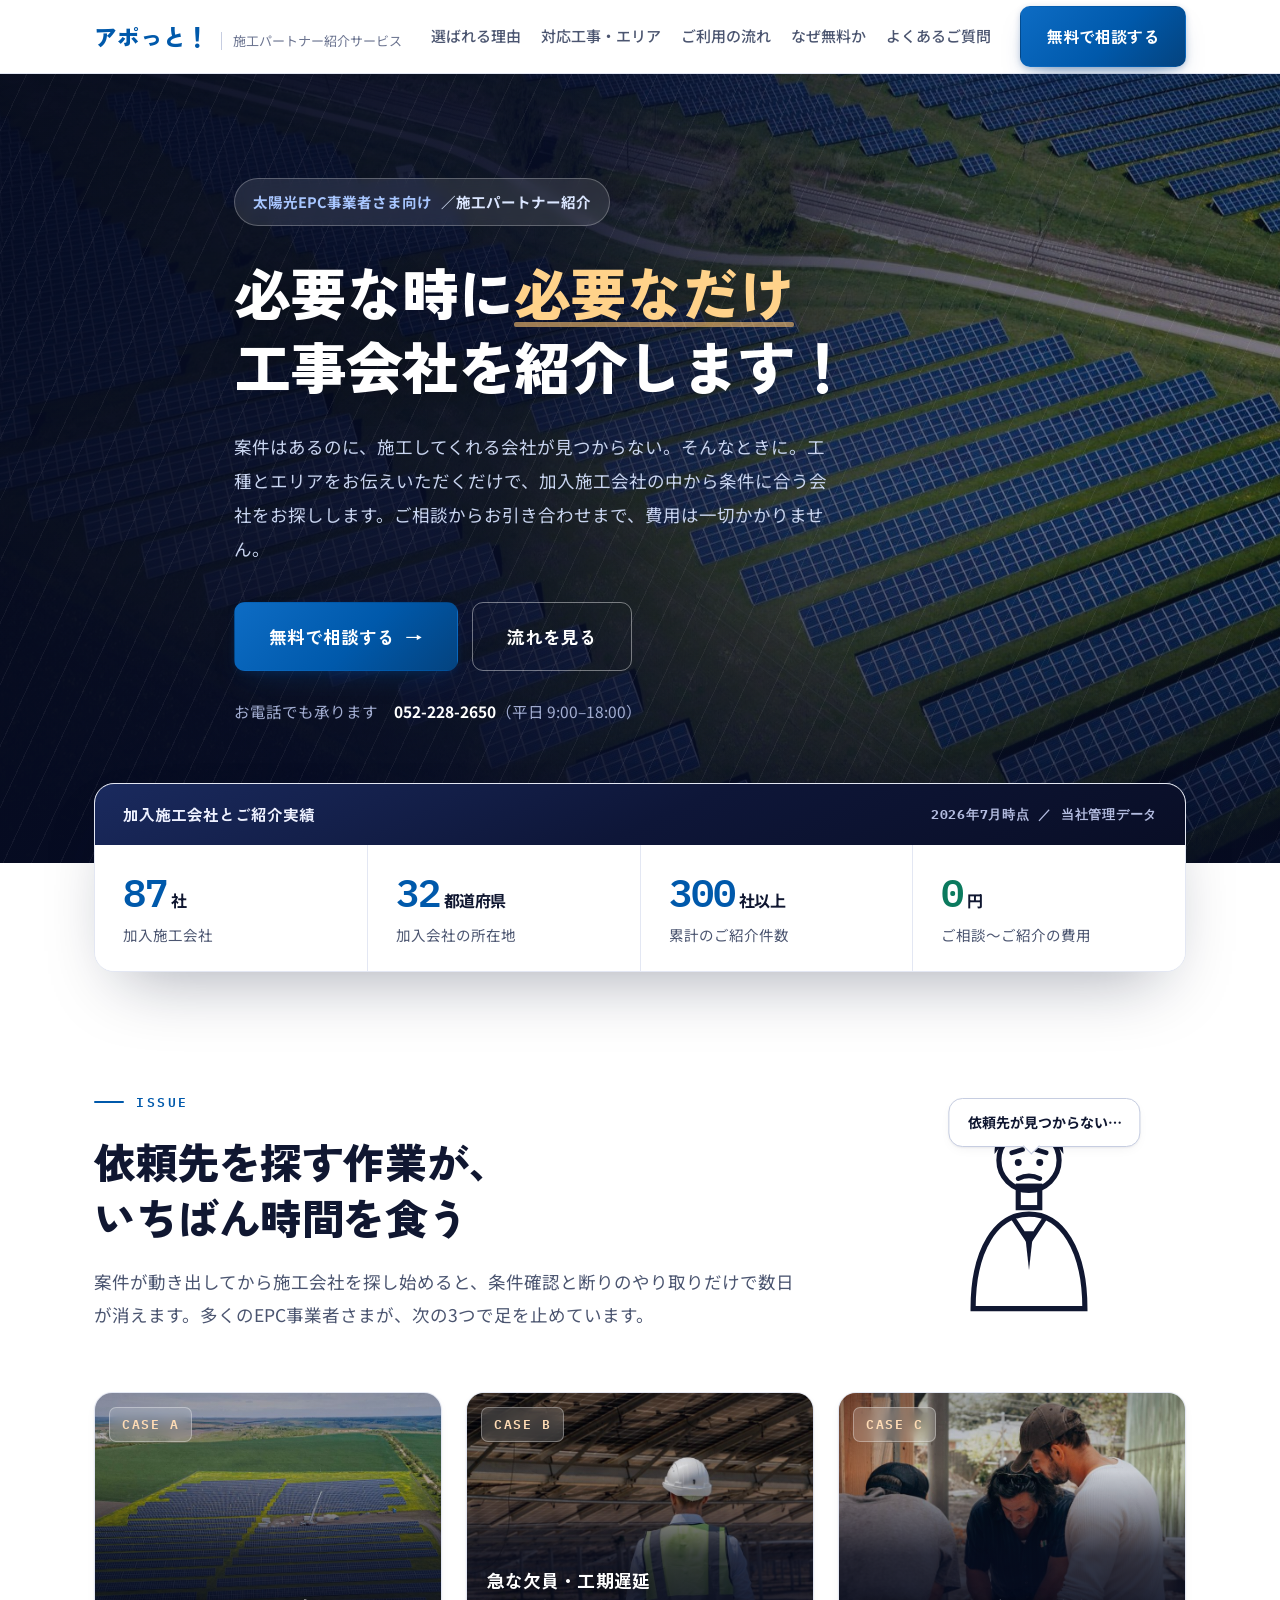
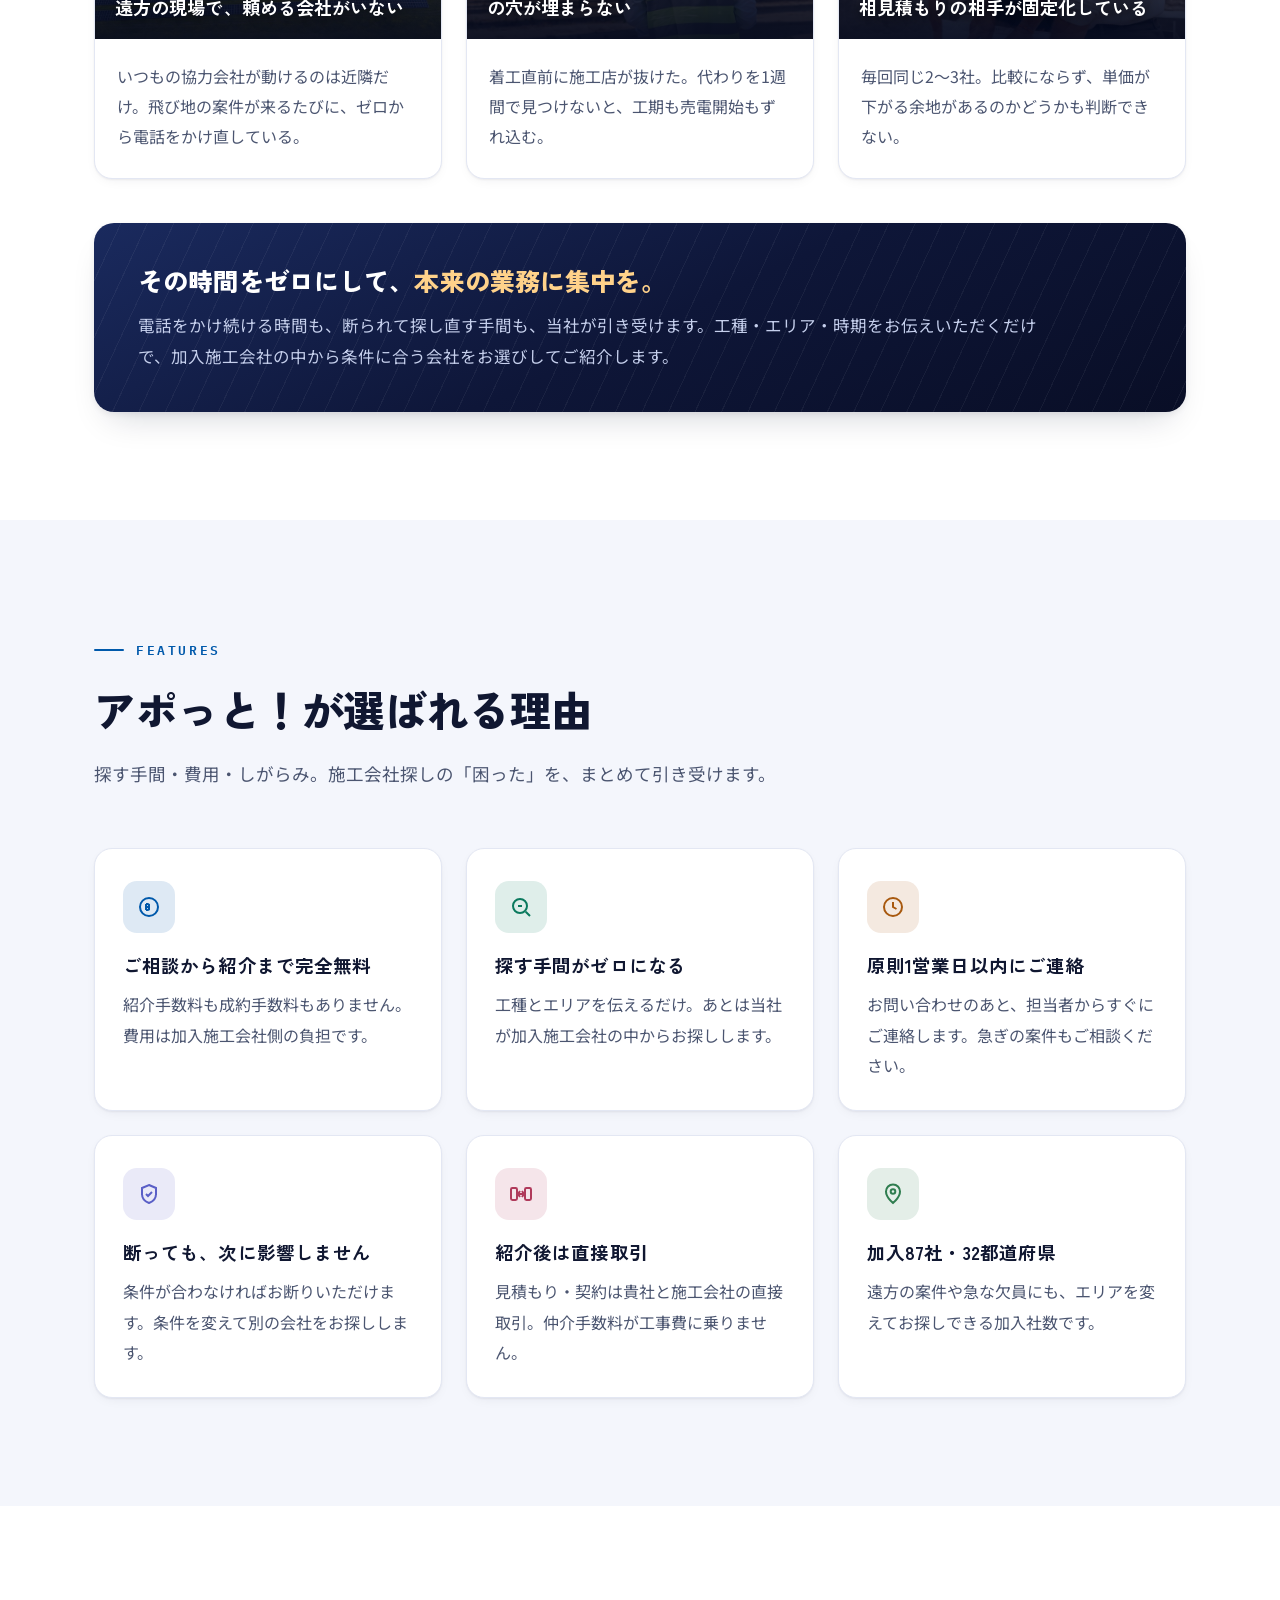
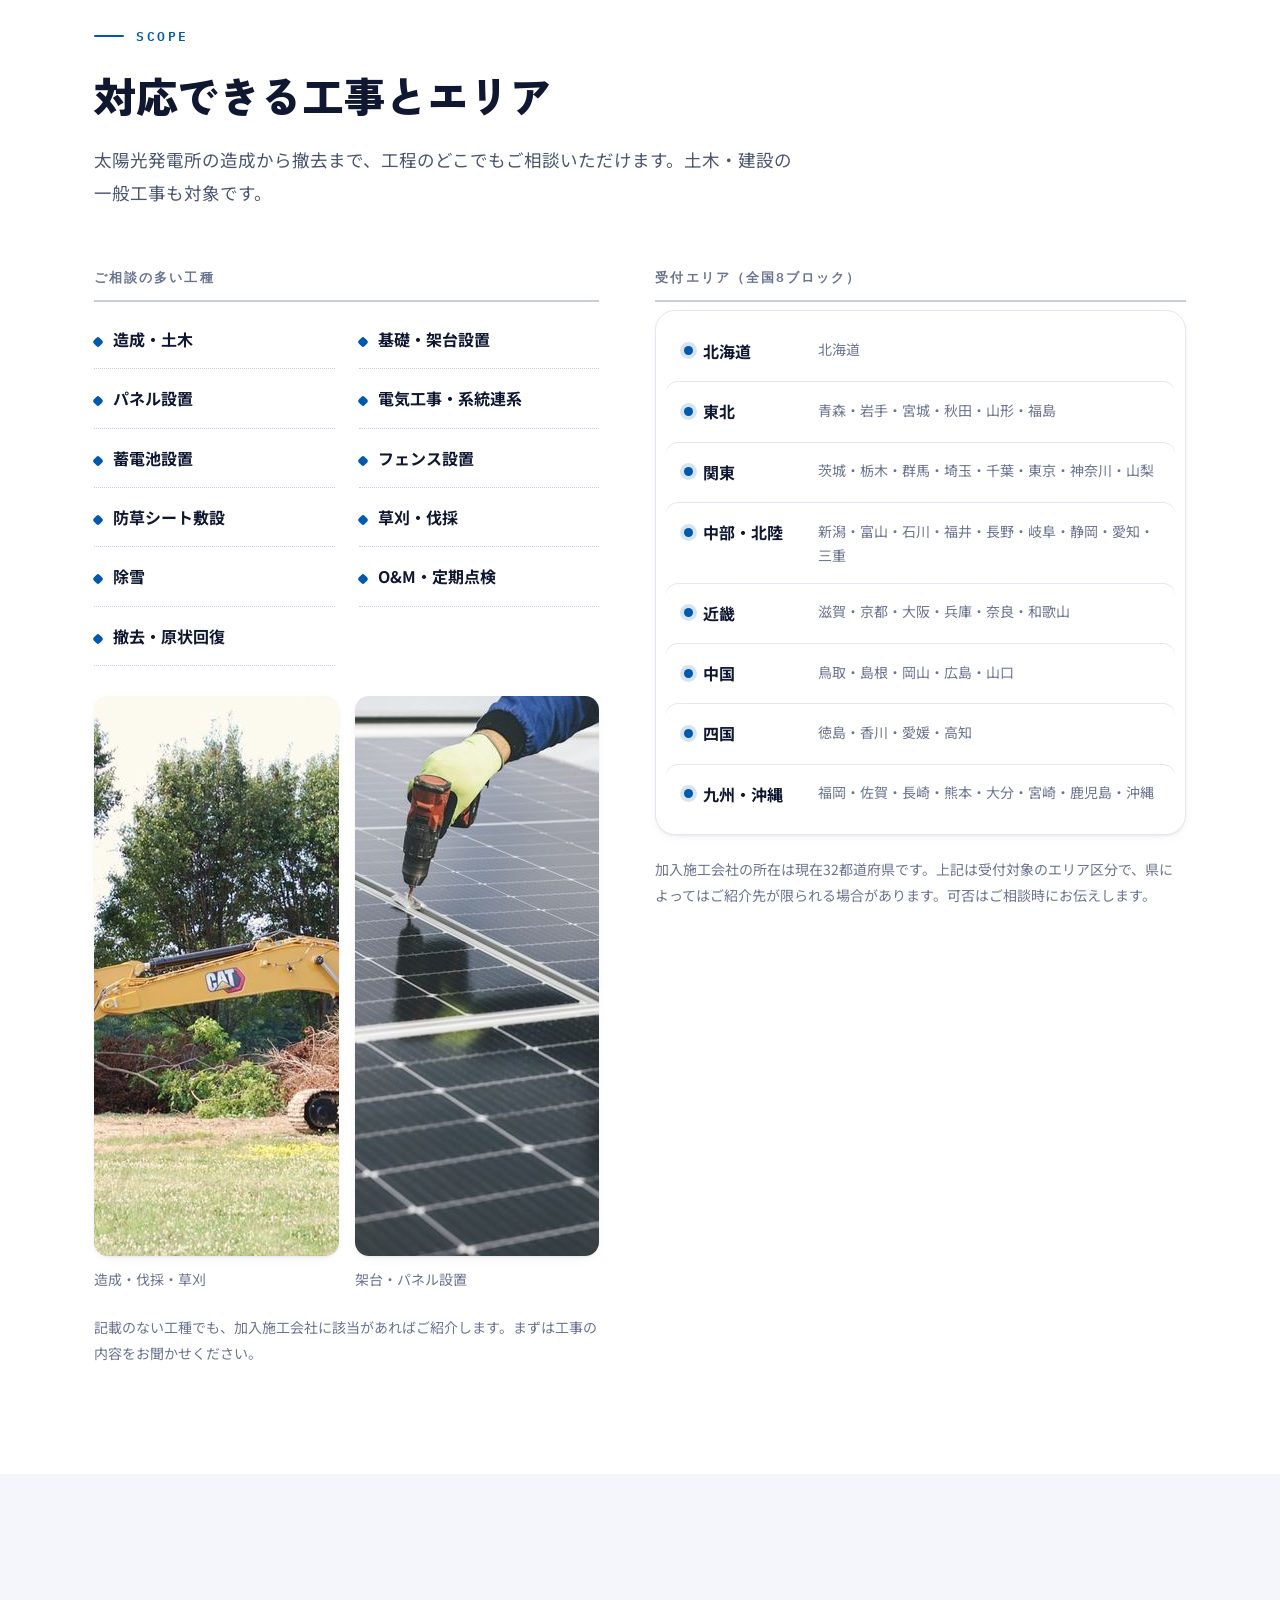
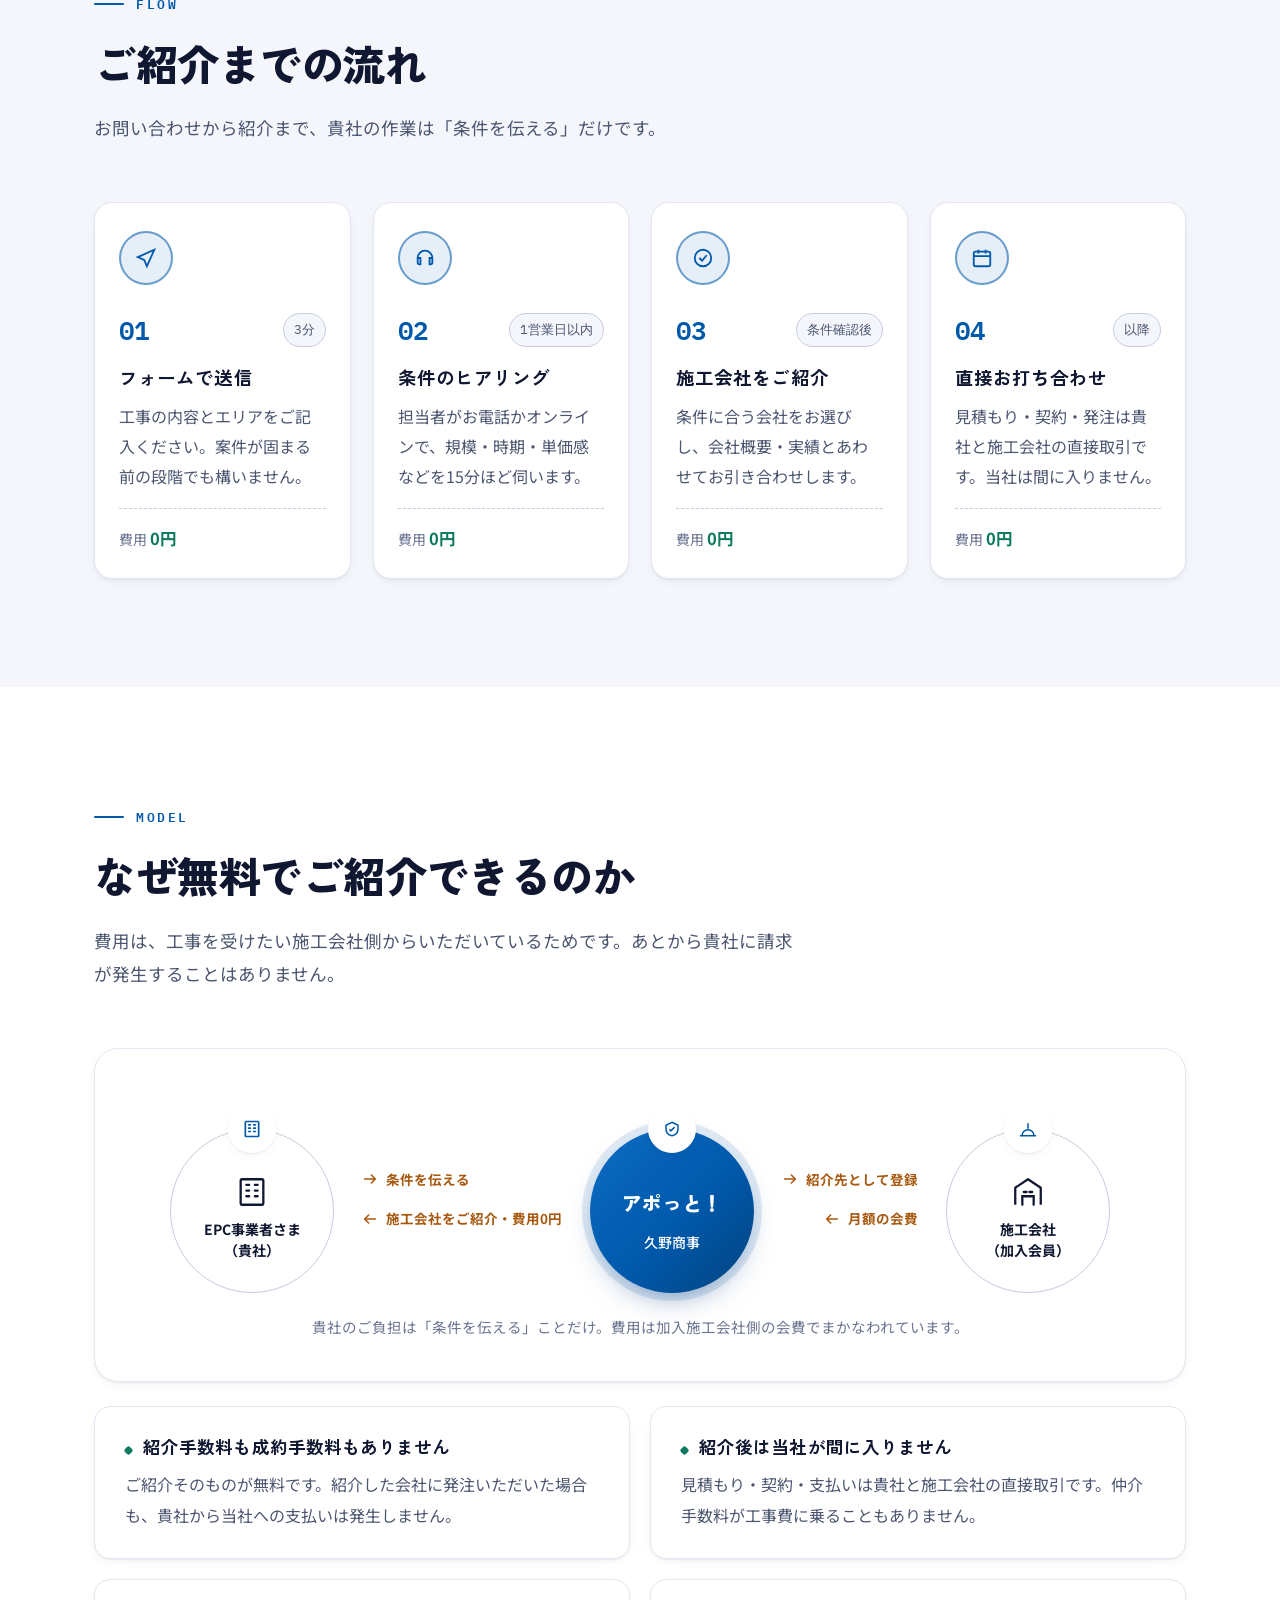
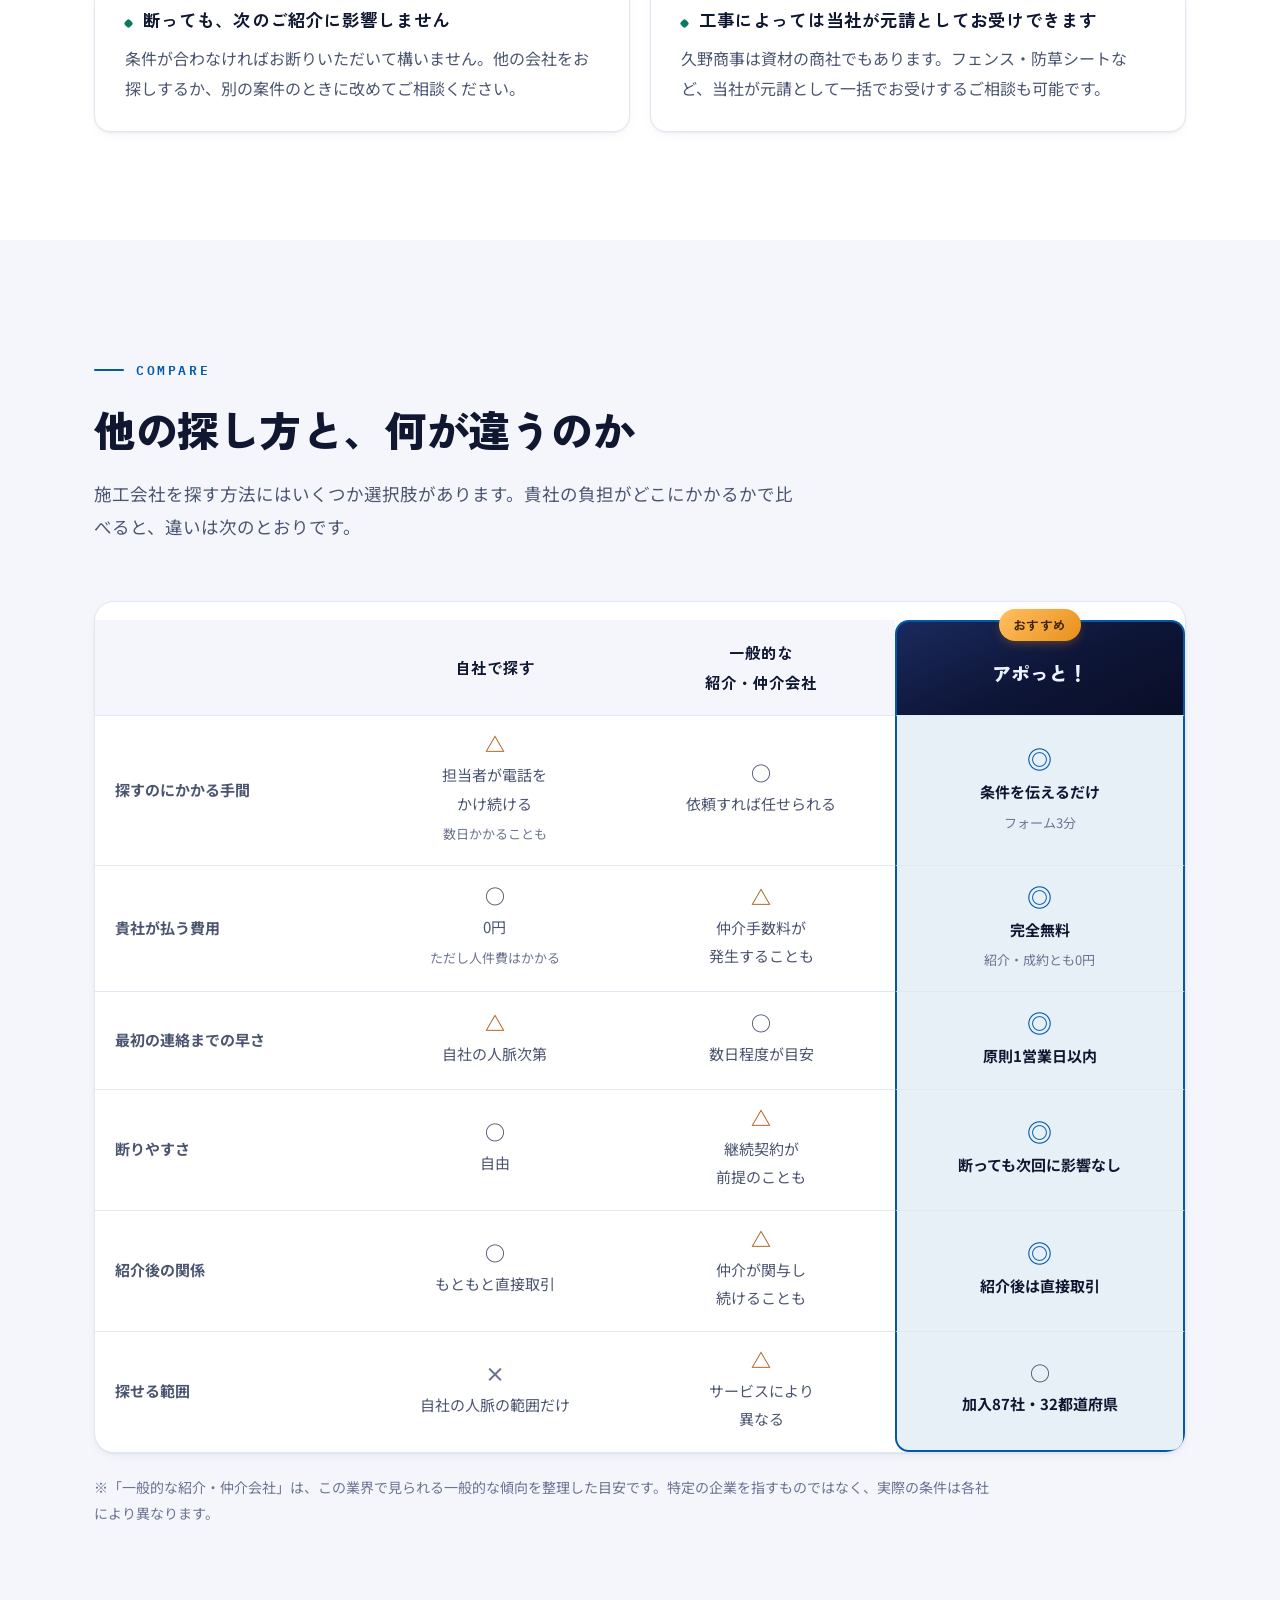
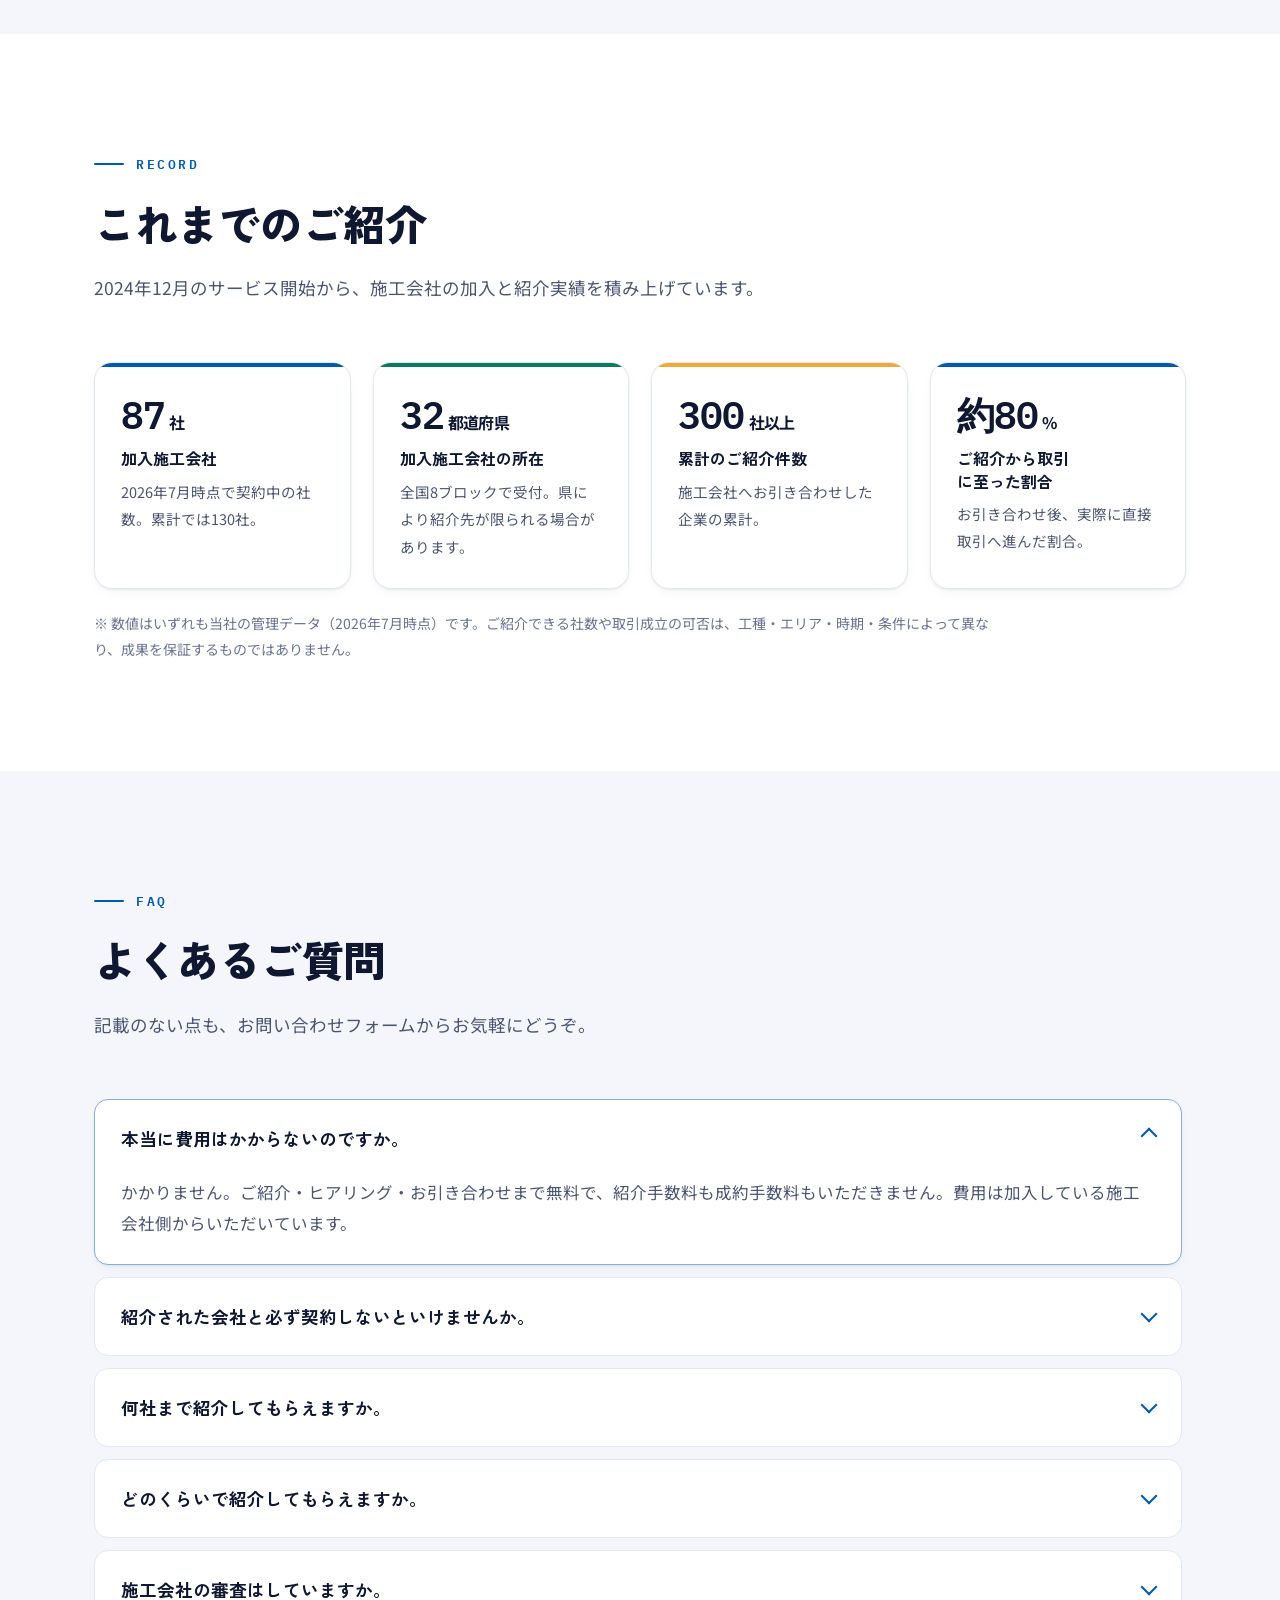
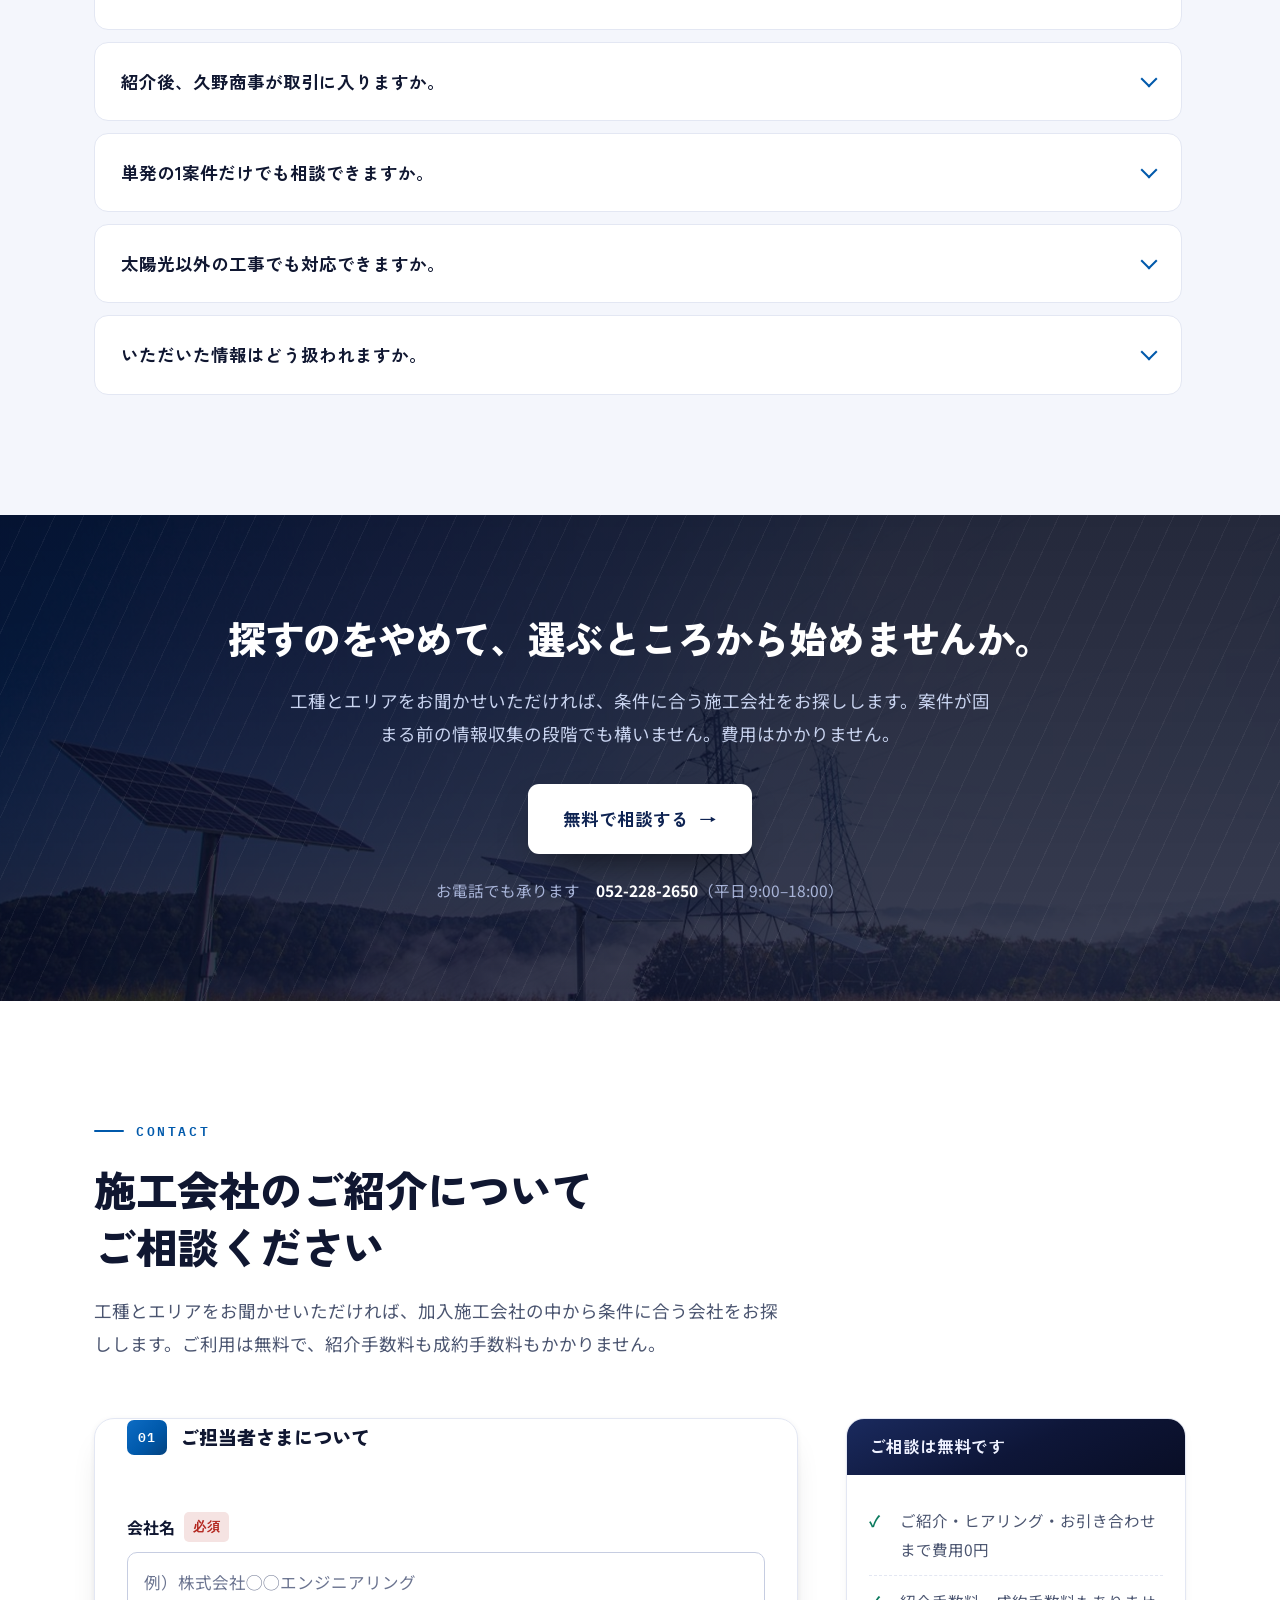
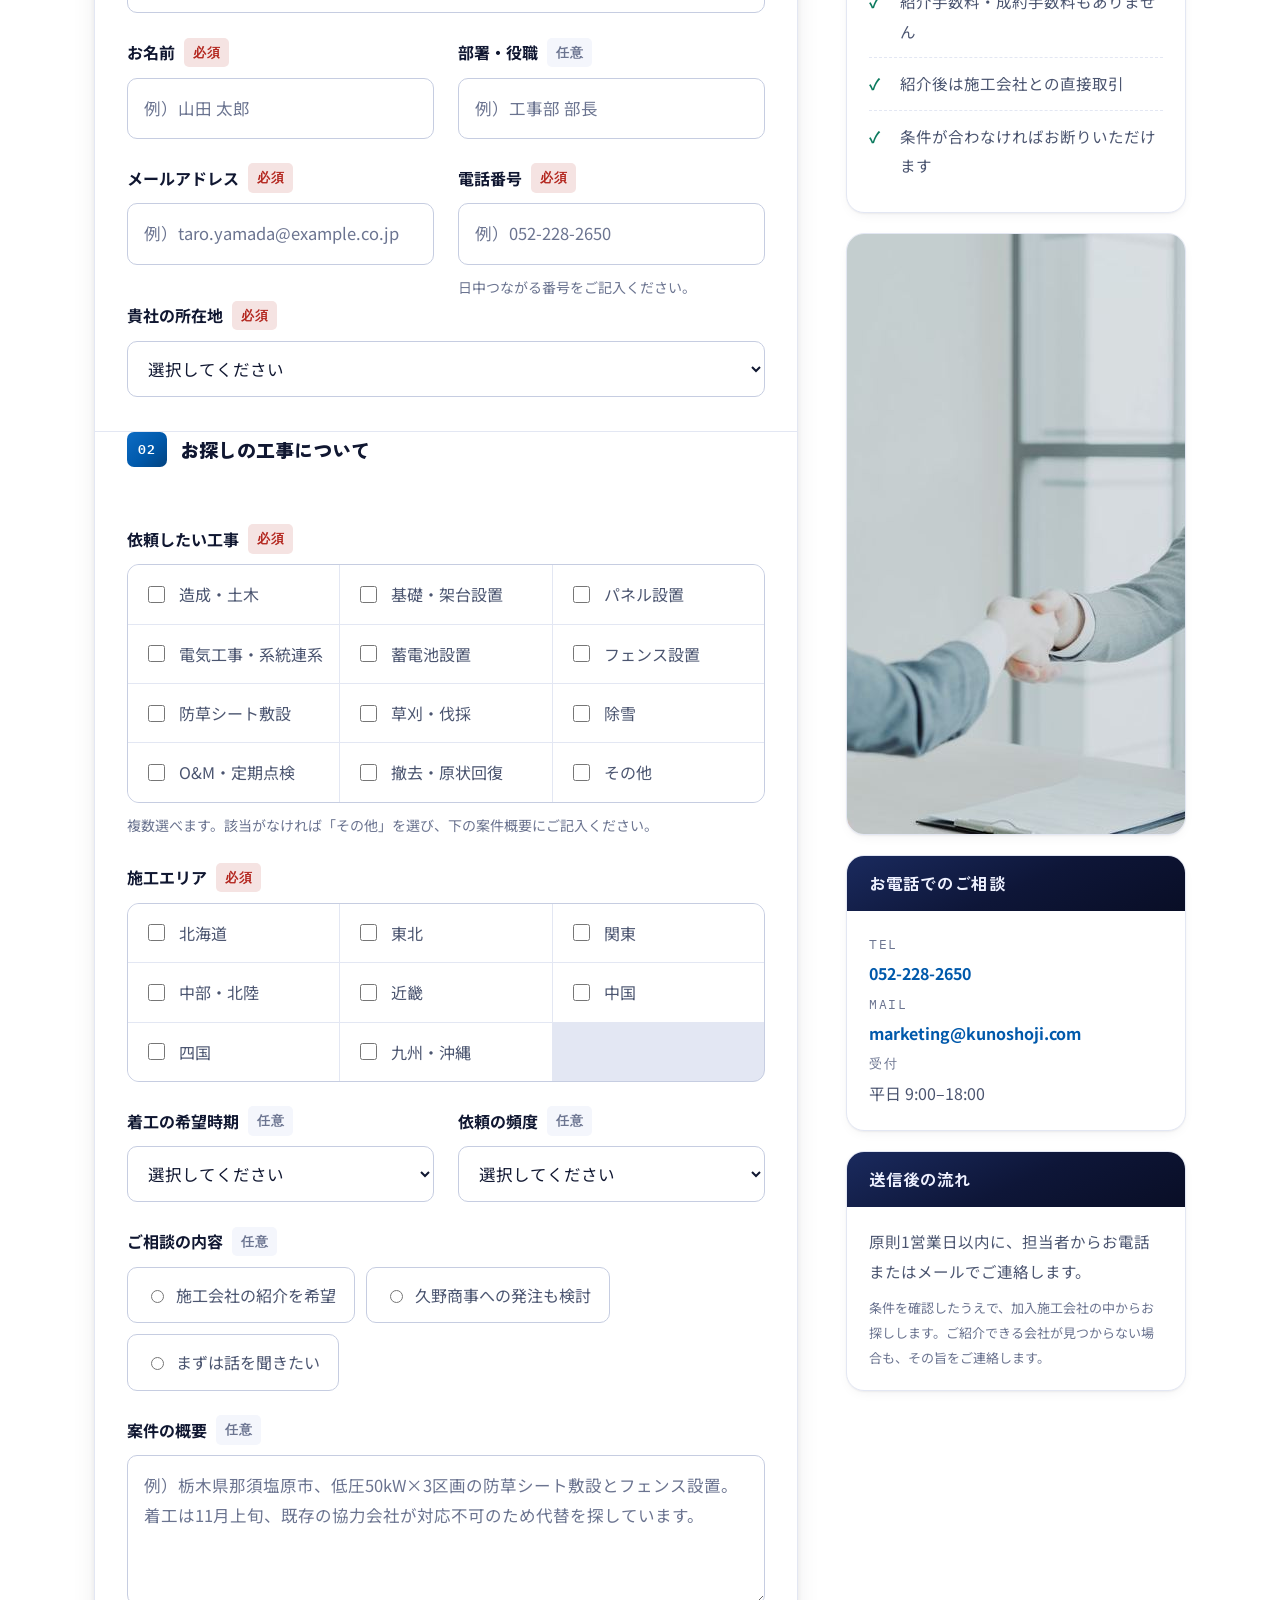
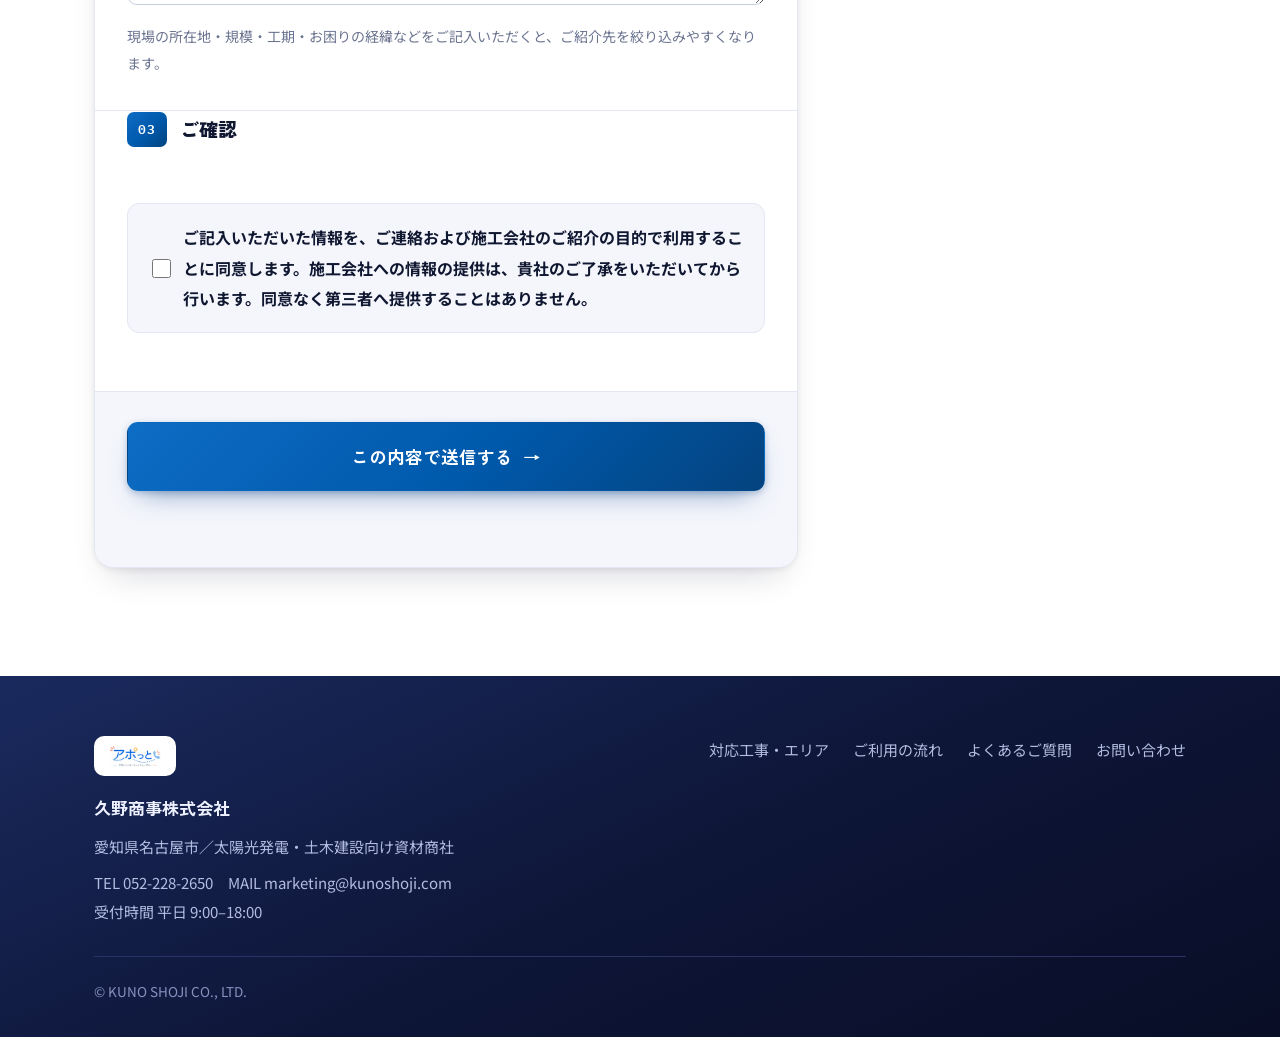
<file: contact.html>
<!DOCTYPE html>
<html lang="ja">
<head>
<meta charset="UTF-8">
<meta name="viewport" content="width=device-width, initial-scale=1">
<title>お問い合わせ｜アポっと！ 施工パートナー紹介</title>
<meta name="robots" content="noindex">
<!-- 問い合わせフォームはLP本体（index.html）の #contact に統合しました。
     以前のURLを見ている方のために、そこへ転送します。 -->
<meta http-equiv="refresh" content="0; url=index.html#contact">
<link rel="canonical" href="index.html">
<style>
  body { font-family: "Noto Sans JP", system-ui, sans-serif; margin: 0;
         min-height: 100vh; display: grid; place-items: center;
         background: #fff; color: #12172b; line-height: 1.9; padding: 24px; text-align: center; }
  a { color: #0059ab; }
</style>
</head>
<body>
  <p>
    お問い合わせフォームへ移動しています。<br>
    切り替わらない場合は <a href="index.html#contact">こちらをクリック</a>してください。
  </p>
  <script>location.replace('index.html#contact');</script>
</body>
</html>
</file>
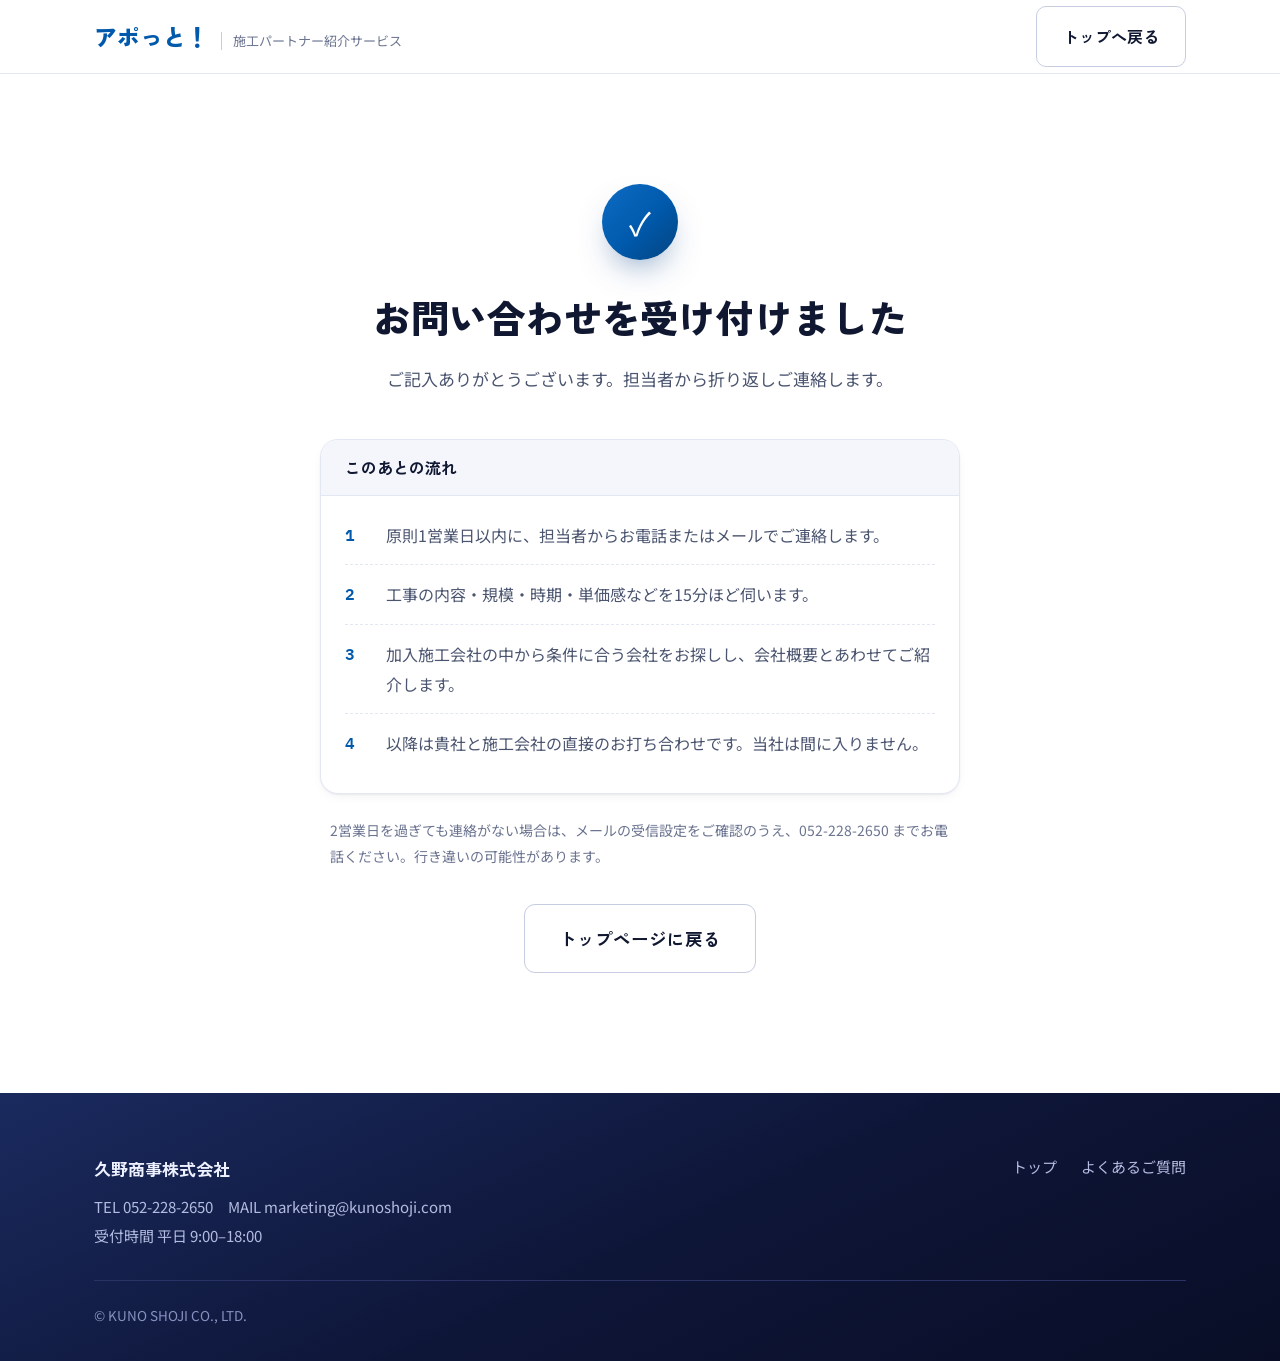
<file: thanks.html>
<!DOCTYPE html>
<html lang="ja">
<head>
<meta charset="UTF-8">
<meta name="viewport" content="width=device-width, initial-scale=1">
<title>送信しました｜アポっと！ 施工パートナー紹介</title>
<meta name="robots" content="noindex">
<link rel="preconnect" href="https://fonts.googleapis.com">
<link rel="preconnect" href="https://fonts.gstatic.com" crossorigin>
<link href="https://fonts.googleapis.com/css2?family=Zen+Kaku+Gothic+New:wght@700;900&family=Noto+Sans+JP:wght@400;500;700&family=IBM+Plex+Mono:wght@500;600&display=swap" rel="stylesheet">
<link rel="stylesheet" href="assets/style.css?v=20261028">
</head>
<body>

<header class="site">
  <div class="site-inner">
    <a class="brand" href="index.html">
      <span class="brand-mark">アポっと！</span>
      <span class="brand-sub">施工パートナー紹介サービス</span>
    </a>
    <a class="btn btn-ghost" href="index.html">トップへ戻る</a>
  </div>
</header>

<main class="done">
  <div class="wrap">
    <div class="done-mark" aria-hidden="true">✓</div>
    <h1>お問い合わせを受け付けました</h1>
    <p>ご記入ありがとうございます。担当者から折り返しご連絡します。</p>

    <div class="done-next">
      <h2>このあとの流れ</h2>
      <ol>
        <li>原則1営業日以内に、担当者からお電話またはメールでご連絡します。</li>
        <li>工事の内容・規模・時期・単価感などを15分ほど伺います。</li>
        <li>加入施工会社の中から条件に合う会社をお探しし、会社概要とあわせてご紹介します。</li>
        <li>以降は貴社と施工会社の直接のお打ち合わせです。当社は間に入りません。</li>
      </ol>
    </div>

    <p class="note" style="max-width:620px;margin:24px auto 0;text-align:left;">
      2営業日を過ぎても連絡がない場合は、メールの受信設定をご確認のうえ、052-228-2650 までお電話ください。行き違いの可能性があります。
    </p>

    <p style="margin-top:34px;">
      <a class="btn btn-ghost btn-lg" href="index.html">トップページに戻る</a>
    </p>
  </div>
</main>

<footer class="site">
  <div class="wrap">
    <div class="footer-grid">
      <div>
        <div class="footer-brand">久野商事株式会社</div>
        <div>
          TEL <a href="tel:0522282650">052-228-2650</a>　MAIL <a href="mailto:marketing@kunoshoji.com">marketing@kunoshoji.com</a><br>
          受付時間 平日 9:00–18:00
        </div>
      </div>
      <nav>
        <a href="index.html">トップ</a>
        <a href="index.html#faq">よくあるご質問</a>
      </nav>
    </div>
    <div class="footer-bottom">© KUNO SHOJI CO., LTD.</div>
  </div>
</footer>

</body>
</html>
</file>
<file: assets/style.css>
@charset "UTF-8";
/* ==========================================================================
   アポっと！ 施工パートナー紹介 ─ EPC事業者向けLP
   社員さんのデザイン案（配色・書体・構成）を土台に、
   写真・奥行き・文字階層を足して仕上げたもの
   ========================================================================== */

/* ---------- デザイントークン ---------- */
:root {
  /* 文字 */
  --ink: #101731;
  --ink-soft: #4b5570;
  --ink-faint: #6b7490;

  /* 主色 */
  --accent: #0059ab;
  --accent-ink: #12275e;       /* 文字として使う濃い青 */
  --on-accent: #ffffff;        /* --accent の面に乗せる文字 */
  --teal: #0b7a5e;
  --amber: #a8590f;            /* 文字に使えるアンバー */
  --amber-bg: #f2a73b;         /* 面に使うアンバー */
  --danger: #b3261e;

  /* 面 */
  --surface: #ffffff;
  --surface-alt: #f4f6fc;
  --surface-card: #ffffff;
  --panel: #12275e;            /* 濃紺の面。両モードとも濃いまま */
  --band-bg: #0b1130;
  --band-line: #2a3266;
  --band-ink: #eef1ff;
  --band-soft: #b3bce0;

  /* 線 */
  --line: #e3e7f3;
  --line-strong: #c6cde1;

  /* 奥行き */
  --sh-1: 0 1px 2px rgba(10,18,45,.05), 0 4px 14px -6px rgba(10,18,45,.10);
  --sh-2: 0 2px 6px rgba(10,18,45,.07), 0 18px 36px -16px rgba(10,18,45,.20);
  --sh-3: 0 30px 70px -28px rgba(10,18,45,.38);

  /* 濃紺・青のグラデーション面 */
  --grad-navy: linear-gradient(155deg, #1a2a5e 0%, #0e1638 52%, #090e26 100%);
  --grad-accent: linear-gradient(135deg, #0d6cc4 0%, #0059ab 55%, #04437f 100%);

  --mark-strength: 30%;

  /* 字面 */
  --font-display: "Zen Kaku Gothic New", "Noto Sans JP", "Hiragino Kaku Gothic ProN", system-ui, sans-serif;
  --font-body: "Noto Sans JP", "Hiragino Kaku Gothic ProN", "Yu Gothic", system-ui, sans-serif;
  --font-mono: "IBM Plex Mono", ui-monospace, Consolas, monospace;

  --wrap: 1140px;
  --gutter: 24px;
  --header-h: 74px;
}

@media (prefers-color-scheme: dark) {
  :root:not([data-theme="light"]) {
    --ink: #eef1fb;
    --ink-soft: #b9c1d8;
    --ink-faint: #929ab6;
    --accent: #7ba2ff;
    --accent-ink: #dbe4ff;
    --on-accent: #07102a;
    --teal: #4fd7ad;
    --amber: #e8a45c;
    --amber-bg: #b8752a;
    --danger: #ff9a91;
    --surface: #080b18;
    --surface-alt: #0f1428;
    --surface-card: #141a30;
    --panel: #1b2450;
    --band-bg: #05070f;
    --band-line: #232a52;
    --line: #232a45;
    --line-strong: #39415f;
    --sh-1: 0 1px 2px rgba(0,0,0,.4), 0 4px 14px -6px rgba(0,0,0,.5);
    --sh-2: 0 2px 6px rgba(0,0,0,.45), 0 18px 36px -16px rgba(0,0,0,.6);
    --sh-3: 0 30px 70px -28px rgba(0,0,0,.75);
    --grad-navy: linear-gradient(155deg, #17204a 0%, #0b1128 52%, #05070f 100%);
    --grad-accent: linear-gradient(135deg, #3a5cb0 0%, #2a4890 55%, #1d3468 100%);
    --mark-strength: 44%;
  }
}

:root[data-theme="dark"] {
  --ink: #eef1fb;
  --ink-soft: #b9c1d8;
  --ink-faint: #929ab6;
  --accent: #7ba2ff;
  --accent-ink: #dbe4ff;
  --on-accent: #07102a;
  --teal: #4fd7ad;
  --amber: #e8a45c;
  --amber-bg: #b8752a;
  --danger: #ff9a91;
  --surface: #080b18;
  --surface-alt: #0f1428;
  --surface-card: #141a30;
  --panel: #1b2450;
  --band-bg: #05070f;
  --band-line: #232a52;
  --line: #232a45;
  --line-strong: #39415f;
  --sh-1: 0 1px 2px rgba(0,0,0,.4), 0 4px 14px -6px rgba(0,0,0,.5);
  --sh-2: 0 2px 6px rgba(0,0,0,.45), 0 18px 36px -16px rgba(0,0,0,.6);
  --sh-3: 0 30px 70px -28px rgba(0,0,0,.75);
  --grad-navy: linear-gradient(155deg, #17204a 0%, #0b1128 52%, #05070f 100%);
  --grad-accent: linear-gradient(135deg, #3a5cb0 0%, #2a4890 55%, #1d3468 100%);
  --mark-strength: 44%;
}

/* ---------- リセット ---------- */
*, *::before, *::after { box-sizing: border-box; }

html {
  scroll-behavior: smooth;
  scroll-padding-top: calc(var(--header-h) + 14px);
  -webkit-text-size-adjust: 100%;
}

body {
  margin: 0;
  background: var(--surface);
  color: var(--ink-soft);
  font-family: var(--font-body);
  font-size: 17px;
  line-height: 1.9;
  -webkit-font-smoothing: antialiased;
  overflow-x: hidden;
}

h1, h2, h3, h4 {
  margin: 0;
  font-family: var(--font-display);
  color: var(--ink);
  text-wrap: balance;
  line-height: 1.4;
  letter-spacing: .005em;
}

p { margin: 0; }
ul, ol { margin: 0; padding: 0; list-style: none; }
img { max-width: 100%; display: block; }
a { color: var(--accent); }
a:hover { text-decoration: underline; }
button, input, select, textarea { font: inherit; color: inherit; }
:focus-visible { outline: 3px solid var(--amber-bg); outline-offset: 3px; border-radius: 4px; }

.visually-hidden {
  position: absolute; width: 1px; height: 1px;
  margin: -1px; padding: 0; overflow: hidden;
  clip: rect(0 0 0 0); white-space: nowrap; border: 0;
}

/* ---------- 共通レイアウト ---------- */
.wrap {
  width: 100%;
  max-width: var(--wrap);
  margin-inline: auto;
  padding-inline: var(--gutter);
}

.section { padding-block: 108px; position: relative; }
.section.alt { background: var(--surface-alt); }

.section-head { max-width: 46em; margin-bottom: 58px; }

.eyebrow {
  display: inline-flex; align-items: center; gap: 12px;
  font-family: var(--font-mono);
  font-size: 13px; font-weight: 600; letter-spacing: .2em;
  color: var(--accent);
}
.eyebrow::before {
  content: ""; width: 30px; height: 2px;
  background: var(--accent); border-radius: 2px;
}

.section-head h2 {
  font-size: clamp(28px, 3.7vw, 42px);
  font-weight: 900;
  letter-spacing: -.01em;
  line-height: 1.34;
  margin: 18px 0 20px;
}

.section-head p { font-size: 17.5px; max-width: 40em; }

.note {
  margin-top: 22px; font-size: 14px; color: var(--ink-faint);
  line-height: 1.85; max-width: 64em;
}

/* ---------- ヘッダー ---------- */
header.site {
  position: sticky; top: 0; z-index: 40;
  height: var(--header-h);
  background: color-mix(in srgb, var(--surface) 86%, transparent);
  backdrop-filter: saturate(180%) blur(14px);
  border-bottom: 1px solid var(--line);
}

.site-inner {
  max-width: var(--wrap); margin-inline: auto; padding-inline: var(--gutter);
  height: 100%; display: flex; align-items: center; justify-content: space-between; gap: 24px;
}

.brand { display: flex; align-items: baseline; gap: 11px; white-space: nowrap; text-decoration: none; }
.brand:hover { text-decoration: none; }
.brand-mark {
  font-family: var(--font-display); font-weight: 900; font-size: 23px;
  color: var(--accent); letter-spacing: .005em;
}
.brand-sub {
  font-size: 13px; color: var(--ink-faint);
  border-left: 1px solid var(--line-strong); padding-left: 11px; line-height: 1.4;
}

nav.primary { display: flex; gap: 20px; font-size: 15px; font-weight: 500; white-space: nowrap; }
nav.primary a { color: var(--ink-soft); text-decoration: none; position: relative; padding-block: 5px; }
nav.primary a::after {
  content: ""; position: absolute; left: 0; right: 0; bottom: 0; height: 2px;
  background: var(--accent); transform: scaleX(0); transform-origin: left;
  transition: transform .2s ease;
}
nav.primary a:hover { color: var(--accent); text-decoration: none; }
nav.primary a:hover::after { transform: scaleX(1); }

/* ---------- ボタン ---------- */
.btn {
  display: inline-flex; align-items: center; justify-content: center; gap: 10px;
  padding: 14px 26px; border: 1px solid transparent; border-radius: 10px;
  font-family: var(--font-display); font-weight: 700; font-size: 16px;
  text-decoration: none; white-space: nowrap; cursor: pointer;
  transition: transform .18s cubic-bezier(.22,.7,.3,1), box-shadow .18s ease,
              background .18s ease, border-color .18s ease, color .18s ease;
}
.btn:hover { text-decoration: none; }
.btn .arw { transition: transform .18s cubic-bezier(.22,.7,.3,1); }
.btn:hover .arw { transform: translateX(4px); }

.btn-primary {
  background: var(--grad-accent); color: #fff;
  box-shadow: 0 2px 6px rgba(0,60,130,.24), 0 14px 28px -14px rgba(0,60,130,.55);
}
.btn-primary:hover { transform: translateY(-2px); box-shadow: 0 4px 10px rgba(0,60,130,.28), 0 22px 40px -16px rgba(0,60,130,.62); }
.btn-primary:active { transform: translateY(0); }

.btn-ghost { background: transparent; color: var(--ink); border-color: var(--line-strong); }
.btn-ghost:hover { border-color: var(--accent); color: var(--accent); background: color-mix(in srgb, var(--accent) 7%, transparent); }

.btn-lg { padding: 17px 34px; font-size: 17.5px; border-radius: 11px; }
.btn-block { width: 100%; }
.btn[disabled] { opacity: .5; cursor: not-allowed; }
.btn[disabled]:hover { transform: none; }

/* ---------- ヒーロー ---------- */
.hero {
  position: relative;
  min-height: min(86vh, 760px);
  display: flex; align-items: center;
  padding: 104px 0 136px;
  isolation: isolate;
  overflow: hidden;
  background: var(--band-bg);
}

.hero-bg { position: absolute; inset: 0; z-index: -1; }
.hero-bg img {
  width: 100%; height: 100%; object-fit: cover; object-position: 50% 42%;
  /* ドローンがゆっくり通過していくような寄り引き */
  transform: scale(1.06);
  animation: heroPan 28s ease-in-out infinite alternate;
  will-change: transform;
}

/* 写真の上に濃紺を重ねて、白文字が確実に読めるようにする */
.hero-bg::after {
  content: ""; position: absolute; inset: 0;
  background:
    linear-gradient(102deg, rgba(6,11,32,.95) 0%, rgba(7,13,38,.90) 40%, rgba(8,15,42,.55) 70%, rgba(8,15,42,.34) 100%),
    linear-gradient(to top, rgba(6,11,32,.85) 0%, rgba(6,11,32,0) 44%);
}

/* パネルの列を思わせる細い斜線。ごく薄く、後ろへ流れていく */
.hero-bg::before {
  content: ""; position: absolute; inset: -80px; z-index: 1;
  background: repeating-linear-gradient(115deg,
    rgba(255,255,255,.05) 0 1px, transparent 1px 26px);
  animation: stripeDrift 14s linear infinite;
}

/* 陽がパネルの上を移っていくような光の帯。
   既定を opacity:0 にしてあるので、動きが止まる環境（動きを減らす設定・
   アニメ非対応・描画が止まった場合）では、ただ見えないだけで済む。
   明るい帯が左端に出たまま固まることはない。 */
.hero::before {
  content: ""; position: absolute;
  top: -15%; bottom: -15%; left: 0; width: 40%;
  z-index: 0; pointer-events: none; opacity: 0;
  background: linear-gradient(100deg,
    rgba(255,238,198,0) 0%,
    rgba(255,238,198,.09) 48%,
    rgba(255,238,198,.13) 56%,
    rgba(255,238,198,0) 100%);
  animation: sunSweep 17s ease-in-out infinite;
}

.hero-inner { position: relative; z-index: 1; max-width: 860px; }

/* ---- 背景の動き ----
   いずれも transform と opacity だけを動かすので、描画の負担は小さい。
   動きを減らす設定の人には下の @media で止めている。 */
@keyframes heroPan {
  from { transform: scale(1.06) translate3d(0, 0, 0); }
  to   { transform: scale(1.14) translate3d(-1.5%, -1.2%, 0); }
}

/* 斜線の周期（26px）ぶんだけ斜めにずらすと、継ぎ目なく繰り返す */
@keyframes stripeDrift {
  from { transform: translate3d(0, 0, 0); }
  to   { transform: translate3d(-23.6px, -11px, 0); }
}

@keyframes sunSweep {
  0%   { transform: translate3d(-60%, 0, 0); opacity: 0; }
  14%  { opacity: 1; }
  86%  { opacity: 1; }
  100% { transform: translate3d(190%, 0, 0); opacity: 0; }
}

.badge {
  display: inline-flex; gap: 9px; align-items: center;
  font-size: 14.5px; font-weight: 700; color: #dbe6ff;
  background: rgba(255,255,255,.10);
  border: 1px solid rgba(255,255,255,.26);
  backdrop-filter: blur(6px);
  padding: 9px 18px; border-radius: 999px; margin-bottom: 28px;
}
.badge b { color: #a8c6ff; }

.hero h1 {
  color: #fff;
  font-size: clamp(31px, 4.9vw, 57px);
  font-weight: 900; line-height: 1.3; letter-spacing: -.018em;
  text-shadow: 0 2px 30px rgba(0,0,0,.35);
}
.hero h1 mark {
  background: none; color: #ffd28a;
  position: relative; white-space: nowrap;
}
.hero h1 mark::after {
  content: ""; position: absolute; left: 0; right: 0; bottom: .08em; height: .09em;
  background: rgba(255,196,110,.6); border-radius: 2px;
}

.hero-lead {
  color: #c9d5f0; font-size: 17.5px; line-height: 1.95;
  max-width: 34em; margin: 28px 0 36px;
}

.hero-cta { display: flex; gap: 14px; flex-wrap: wrap; margin-bottom: 26px; }
.hero-cta .btn-ghost { color: #fff; border-color: rgba(255,255,255,.42); }
.hero-cta .btn-ghost:hover { background: rgba(255,255,255,.14); border-color: #fff; color: #fff; }

.hero-tel { font-size: 15.5px; color: #a3aed2; }
.hero-tel a { font-weight: 700; color: #fff; text-decoration: none; }
.hero-tel a:hover { text-decoration: underline; }

/* 実績バー：ヒーローの下端にまたがせる */
.stat-strip { position: relative; z-index: 3; margin-top: -80px; }

.stat-bar {
  background: var(--surface-card);
  border: 1px solid var(--line);
  border-radius: 20px;
  box-shadow: var(--sh-3);
  overflow: hidden;
}
.stat-bar-head {
  display: flex; align-items: center; justify-content: space-between; gap: 16px;
  padding: 16px 28px; background: var(--grad-navy); color: var(--band-ink);
  font-family: var(--font-display); font-weight: 700; font-size: 15.5px;
}
.stat-bar-head .when { font-family: var(--font-mono); font-size: 12.5px; color: var(--band-soft); letter-spacing: .06em; }

.stat-bar-body {
  display: grid; grid-template-columns: repeat(4, minmax(0, 1fr));
  gap: 1px; background: var(--line);
}
.stat-cell { background: var(--surface-card); padding: 26px 28px 24px; }
.stat-cell b {
  display: block; font-family: var(--font-mono); font-variant-numeric: tabular-nums;
  font-size: clamp(29px, 3.2vw, 39px); font-weight: 600; line-height: 1.1;
  color: var(--accent); letter-spacing: -.02em;
}
.stat-cell .unit { font-family: var(--font-body); font-size: 16px; font-weight: 700; margin-left: 4px; color: var(--ink); }
.stat-cell .lb { display: block; margin-top: 9px; font-size: 14.5px; color: var(--ink-soft); line-height: 1.65; }
.stat-cell:nth-child(4) b { color: var(--teal); }

/* ---------- ISSUE ---------- */
.issue-hero {
  display: grid; grid-template-columns: minmax(0, 1.4fr) minmax(0, .6fr);
  gap: 48px; align-items: center; margin-bottom: 60px;
}
.issue-figure { position: relative; display: flex; justify-content: center; }
.persona-lg { width: 172px; height: auto; color: var(--ink); }
.speech-bubble {
  position: absolute; top: 0; left: 50%; transform: translateX(-42%);
  background: var(--surface-card); border: 1.5px solid var(--line-strong);
  border-radius: 14px; padding: 10px 18px; font-size: 14px; font-weight: 700;
  color: var(--ink); white-space: nowrap; box-shadow: var(--sh-1);
}
.speech-bubble::after {
  content: ""; position: absolute; bottom: -6px; left: 40%; width: 12px; height: 12px;
  background: var(--surface-card);
  border-right: 1.5px solid var(--line-strong); border-bottom: 1.5px solid var(--line-strong);
  transform: rotate(45deg);
}

.case-grid { display: grid; grid-template-columns: repeat(3, minmax(0, 1fr)); gap: 24px; }

.case {
  background: var(--surface-card);
  border: 1px solid var(--line);
  border-radius: 18px; overflow: hidden;
  display: flex; flex-direction: column;
  box-shadow: var(--sh-1);
  transition: transform .28s cubic-bezier(.22,.7,.3,1), box-shadow .28s ease;
}
.case:hover { transform: translateY(-6px); box-shadow: var(--sh-2); }

.case-photo { position: relative; aspect-ratio: 9 / 6.4; overflow: hidden; }
.case-photo img {
  width: 100%; height: 100%; object-fit: cover;
  transition: transform .6s cubic-bezier(.22,.7,.3,1);
}
.case:hover .case-photo img { transform: scale(1.06); }
.case-photo::after {
  content: ""; position: absolute; inset: 0;
  background: linear-gradient(to top, rgba(6,11,30,.95) 0%, rgba(6,11,30,.78) 34%, rgba(6,11,30,.12) 68%, rgba(6,11,30,.30) 100%);
}
.case-tag {
  position: absolute; top: 14px; left: 14px; z-index: 2;
  font-family: var(--font-mono); font-size: 12.5px; font-weight: 600; letter-spacing: .12em;
  background: rgba(255,255,255,.16); border: 1px solid rgba(255,255,255,.32);
  backdrop-filter: blur(6px);
  color: #ffdcb5; padding: 5px 12px; border-radius: 7px;
}
.case-head {
  position: absolute; left: 0; right: 0; bottom: 0; z-index: 2;
  padding: 0 20px 18px;
  color: #fff; font-family: var(--font-display); font-weight: 700;
  font-size: 18px; line-height: 1.5;
  text-shadow: 0 2px 14px rgba(0,0,0,.7);
}
.case-body { padding: 22px 22px 26px; flex: 1; }
.case-body p { font-size: 16px; }

.callout {
  margin-top: 44px;
  background: var(--grad-navy);
  border-radius: 20px; padding: 40px 44px;
  box-shadow: var(--sh-2);
  position: relative; overflow: hidden;
}
.callout::before {
  content: ""; position: absolute; inset: 0;
  background: repeating-linear-gradient(115deg, rgba(255,255,255,.05) 0 1px, transparent 1px 24px);
}
.callout > * { position: relative; }
.callout h3 {
  color: #fff; font-size: clamp(19px, 2.4vw, 25px); font-weight: 900; margin-bottom: 12px;
}
.callout h3 em { font-style: normal; color: #ffd28a; }
.callout p { color: #c5cfec; font-size: 16.5px; max-width: 56em; }

/* ---------- FEATURES ---------- */
.feat-grid { display: grid; grid-template-columns: repeat(3, minmax(0, 1fr)); gap: 24px; }

.feat-card {
  --card-color: var(--accent);
  background: var(--surface-card);
  border: 1px solid var(--line); border-radius: 18px;
  padding: 32px 28px 30px; position: relative; overflow: hidden;
  box-shadow: var(--sh-1);
  transition: transform .28s cubic-bezier(.22,.7,.3,1), box-shadow .28s ease, border-color .28s ease;
}
.feat-card::before {
  content: ""; position: absolute; top: 0; left: 0; right: 0; height: 4px;
  background: var(--card-color); transform: scaleX(0); transform-origin: left;
  transition: transform .32s cubic-bezier(.22,.7,.3,1);
}
.feat-card:hover {
  transform: translateY(-6px);
  border-color: color-mix(in srgb, var(--card-color) 45%, var(--line));
  box-shadow: var(--sh-2);
}
.feat-card:hover::before { transform: scaleX(1); }
.feat-icon {
  width: 52px; height: 52px; border-radius: 14px;
  display: flex; align-items: center; justify-content: center;
  background: color-mix(in srgb, var(--card-color) 13%, var(--surface));
  color: var(--card-color); margin-bottom: 20px;
  transition: transform .28s cubic-bezier(.22,.7,.3,1);
}
.feat-card:hover .feat-icon { transform: scale(1.08) rotate(-3deg); }
.feat-card h3 { font-size: 18.5px; font-weight: 700; margin-bottom: 10px; }
.feat-card p { font-size: 16px; }

/* ---------- SCOPE ---------- */
.scope-grid { display: grid; grid-template-columns: minmax(0, 1fr) minmax(0, 1.05fr); gap: 56px; align-items: start; }

.sub-h {
  font-family: var(--font-mono);
  font-size: 13px; font-weight: 600; letter-spacing: .16em; color: var(--ink-faint);
  padding-bottom: 14px; margin-bottom: 8px;
  border-bottom: 2px solid var(--line-strong);
}

.work-grid { display: grid; grid-template-columns: 1fr 1fr; gap: 0 24px; }
.work-item {
  display: flex; gap: 11px; align-items: baseline;
  padding: 14px 0; border-bottom: 1px dotted var(--line-strong);
  font-size: 16px; font-weight: 700; color: var(--ink);
}
.work-item::before {
  content: ""; width: 8px; height: 8px; flex: none; border-radius: 2px;
  background: var(--accent); transform: rotate(45deg);
}

.scope-photos { display: grid; grid-template-columns: 1fr 1fr; gap: 16px; margin-top: 30px; }
.scope-photos figure { margin: 0; }
.scope-photos .ph { border-radius: 14px; overflow: hidden; box-shadow: var(--sh-1); }
.scope-photos img { aspect-ratio: 9 / 5.6; object-fit: cover; width: 100%; transition: transform .6s cubic-bezier(.22,.7,.3,1); }
.scope-photos .ph:hover img { transform: scale(1.06); }
.scope-photos figcaption { font-size: 14px; color: var(--ink-faint); margin-top: 10px; }

.area-board {
  background: var(--surface-card); border: 1px solid var(--line);
  border-radius: 20px; padding: 10px; box-shadow: var(--sh-1);
}
.area-list { display: grid; }
.area-row {
  display: grid; grid-template-columns: 118px minmax(0, 1fr);
  gap: 16px; align-items: baseline;
  padding: 15px 18px; border-radius: 12px;
  transition: background-color .2s ease;
}
.area-row:hover { background: var(--surface-alt); }
.area-row + .area-row { box-shadow: inset 0 1px 0 var(--line); }
.area-row .blk {
  font-weight: 700; color: var(--ink); font-size: 16px;
  display: flex; align-items: center; gap: 10px;
}
.area-row .blk::before {
  content: ""; width: 9px; height: 9px; border-radius: 50%; flex: none;
  background: var(--accent);
  box-shadow: 0 0 0 4px color-mix(in srgb, var(--accent) 16%, transparent);
}
.area-row .pref { font-size: 14px; color: var(--ink-faint); line-height: 1.75; }

/* ---------- FLOW ---------- */
.flow-grid { display: grid; grid-template-columns: repeat(4, minmax(0, 1fr)); gap: 22px; }

.flow-step {
  background: var(--surface-card); border: 1px solid var(--line);
  border-radius: 18px; padding: 28px 24px 24px;
  display: flex; flex-direction: column; box-shadow: var(--sh-1);
  transition: transform .28s cubic-bezier(.22,.7,.3,1), box-shadow .28s ease;
}
.flow-step:hover { transform: translateY(-5px); box-shadow: var(--sh-2); }
.flow-icon {
  width: 54px; height: 54px; border-radius: 50%;
  background: color-mix(in srgb, var(--accent) 10%, var(--surface));
  border: 2px solid color-mix(in srgb, var(--accent) 55%, transparent);
  color: var(--accent);
  display: flex; align-items: center; justify-content: center; margin-bottom: 20px;
}
.flow-top { display: flex; justify-content: space-between; align-items: center; margin-bottom: 8px; }
.flow-num {
  font-family: var(--font-mono); font-weight: 600; font-size: 26px;
  color: var(--accent); letter-spacing: -.02em;
}
.flow-time {
  font-family: var(--font-mono); font-size: 12.5px; color: var(--ink-soft);
  background: var(--surface-alt); border: 1px solid var(--line-strong);
  padding: 4px 10px; border-radius: 999px;
}
.flow-step h3 { font-size: 18.5px; font-weight: 700; margin: 2px 0 10px; }
.flow-step p { font-size: 16px; flex: 1; }
.flow-cost {
  margin-top: 16px; padding-top: 14px; border-top: 1px dashed var(--line-strong);
  font-size: 14px; color: var(--ink-faint);
}
.flow-cost b { color: var(--teal); font-weight: 700; font-size: 16.5px; }

/* ---------- MODEL ---------- */
.kuno-panel {
  background: var(--surface-card); border: 1px solid var(--line);
  border-radius: 24px; padding: 56px 32px 40px; margin: 0 0 24px;
  box-shadow: var(--sh-1);
}
.kuno-row { display: flex; align-items: center; justify-content: center; flex-wrap: wrap; }
.kuno-node { display: flex; flex-direction: column; align-items: center; width: 180px; }
.kuno-badge {
  width: 48px; height: 48px; border-radius: 50%;
  background: var(--surface-card); color: var(--accent);
  display: flex; align-items: center; justify-content: center;
  margin-bottom: -24px; z-index: 2;
  border: 3px solid var(--surface-card); box-shadow: var(--sh-1);
}
.kuno-circle {
  width: 164px; height: 164px; border-radius: 50%;
  border: 1.5px solid var(--line-strong); background: var(--surface);
  display: flex; flex-direction: column; align-items: center; justify-content: center;
  gap: 10px; padding-top: 14px; color: var(--ink); text-align: center;
}
.kuno-circle.hub {
  border: none; background: var(--grad-accent); color: #fff;
  box-shadow: 0 12px 32px -14px rgba(0,60,130,.65), 0 0 0 8px color-mix(in srgb, var(--accent) 12%, transparent);
}
.kuno-circle.hub .kuno-label { color: #fff; font-weight: 500; }
.kuno-hub-mark { font-family: var(--font-display); font-weight: 900; font-size: 20px; color: #fff; }
.kuno-label { font-size: 14px; font-weight: 700; line-height: 1.5; }

.kuno-arrows { display: flex; flex-direction: column; gap: 14px; padding: 0 20px; min-width: 164px; }
.kuno-arrow-line {
  display: flex; align-items: center; gap: 8px;
  font-size: 13.5px; font-weight: 700; color: var(--amber); white-space: nowrap;
}
.kuno-arrow-line svg { flex: none; }
.kuno-arrow-line.reverse { flex-direction: row-reverse; }
.kuno-caption { text-align: center; font-size: 14.5px; color: var(--ink-faint); margin-top: 20px; }

.model-bullets { display: grid; grid-template-columns: 1fr 1fr; gap: 20px; }
.model-bullet {
  background: var(--surface-card); border: 1px solid var(--line);
  border-radius: 16px; padding: 28px 30px; box-shadow: var(--sh-1);
}
.model-bullet h3 {
  font-size: 17.5px; font-weight: 700; margin-bottom: 10px;
  display: flex; gap: 11px; align-items: baseline;
}
.model-bullet h3::before {
  content: ""; width: 7px; height: 7px; flex: none; border-radius: 2px;
  background: var(--teal); transform: rotate(45deg);
}
.model-bullet p { font-size: 16px; }

/* ---------- COMPARE ---------- */
.compare-wrap {
  overflow-x: auto;
  border: 1px solid var(--line); border-radius: 20px;
  background: var(--surface-card); padding-top: 18px;
  box-shadow: var(--sh-1);
}
.compare-table { width: 100%; border-collapse: separate; border-spacing: 0; min-width: 680px; }
.compare-table th, .compare-table td {
  padding: 18px 20px; text-align: center; font-size: 15px;
  border-bottom: 1px solid var(--line);
}
.compare-table thead th {
  font-family: var(--font-display); font-weight: 700; font-size: 15.5px;
  color: var(--ink); background: var(--surface-alt); white-space: nowrap;
}
.compare-table td { color: var(--ink-soft); }
.row-label { text-align: left !important; font-weight: 700; color: var(--ink); white-space: nowrap; }
.compare-table td small { display: block; font-size: 13px; color: var(--ink-faint); margin-top: 4px; }
.compare-table tbody tr:last-child td { border-bottom: none; }

.hi {
  background: color-mix(in srgb, var(--accent) 9%, var(--surface-card));
  border-left: 2.5px solid var(--accent); border-right: 2.5px solid var(--accent);
  position: relative;
}
.hi strong { color: var(--ink); font-weight: 700; }
.compare-table thead th.hi {
  background: var(--grad-navy); color: var(--band-ink);
  border-top: 2.5px solid var(--accent); border-radius: 14px 14px 0 0; padding-top: 26px;
}
.compare-table tbody tr:last-child td.hi { border-bottom: 2.5px solid var(--accent); border-radius: 0 0 14px 14px; }
.hi-tag {
  position: absolute; top: -13px; left: 50%; transform: translateX(-50%);
  background: linear-gradient(135deg, #ffc061, #e88f1c);
  color: #3d2405; font-size: 12.5px; font-weight: 700;
  padding: 4px 14px; border-radius: 999px; white-space: nowrap; letter-spacing: .04em;
  box-shadow: 0 4px 12px -4px rgba(200,120,20,.6);
}
.compare-badge { font-family: var(--font-display); font-weight: 900; font-size: 19px; }
.mk { display: block; font-size: 20px; font-weight: 700; line-height: 1; margin-bottom: 7px; }
.mk-w { color: var(--accent); font-size: 25px; }
.mk-o { color: var(--ink-soft); }
.mk-t { color: var(--amber); }
.mk-x { color: var(--ink-faint); }

/* ---------- RECORD ---------- */
.record-grid { display: grid; grid-template-columns: repeat(4, minmax(0, 1fr)); gap: 22px; }
.stat {
  background: var(--surface-card); border: 1px solid var(--line);
  border-radius: 18px; padding: 30px 26px 28px; box-shadow: var(--sh-1);
  position: relative; overflow: hidden;
  transition: transform .28s cubic-bezier(.22,.7,.3,1), box-shadow .28s ease;
}
.stat::before {
  content: ""; position: absolute; top: 0; left: 0; right: 0; height: 4px;
  background: var(--accent);
}
.stat:nth-child(2)::before { background: var(--teal); }
.stat:nth-child(3)::before { background: var(--amber-bg); }
.stat:hover { transform: translateY(-5px); box-shadow: var(--sh-2); }
.stat b {
  display: block; font-family: var(--font-mono); font-variant-numeric: tabular-nums;
  font-size: 38px; font-weight: 600; color: var(--ink); line-height: 1.1; letter-spacing: -.02em;
}
.stat .unit { font-family: var(--font-body); font-size: 16px; font-weight: 700; margin-left: 4px; }
.stat h4 { font-size: 16px; font-weight: 700; margin: 12px 0 8px; }
.stat p { font-size: 14.5px; }

/* ---------- FAQ ---------- */
.faq-list { max-width: 64em; }
details.faq {
  background: var(--surface-card); border: 1px solid var(--line);
  border-radius: 14px; margin-bottom: 12px; overflow: hidden;
  transition: border-color .2s ease, box-shadow .2s ease;
}
details.faq[open] { border-color: color-mix(in srgb, var(--accent) 40%, var(--line)); box-shadow: var(--sh-1); }
details.faq summary {
  list-style: none; cursor: pointer; padding: 22px 26px;
  display: flex; justify-content: space-between; gap: 20px; align-items: flex-start;
  font-family: var(--font-display); font-weight: 700; font-size: 17.5px; color: var(--ink);
}
details.faq summary::-webkit-details-marker { display: none; }
details.faq summary::after {
  content: ""; flex: none; width: 12px; height: 12px; margin-top: 8px;
  border-right: 2px solid var(--accent); border-bottom: 2px solid var(--accent);
  transform: rotate(45deg); transition: transform .22s ease;
}
details.faq[open] summary::after { transform: rotate(-135deg); }
details.faq summary:hover { color: var(--accent); }
details.faq p { margin: 0 26px 24px; font-size: 16.5px; max-width: 62em; }

/* ---------- CTA帯 ---------- */
.cta-band { position: relative; overflow: hidden; background: var(--band-bg); isolation: isolate; }
.cta-band img {
  position: absolute; inset: 0; width: 100%; height: 100%;
  object-fit: cover; z-index: -2;
  transform: scale(1.04);
  animation: heroPan 36s ease-in-out infinite alternate;
  will-change: transform;
}
/* 覆い（止めたまま） */
.cta-band::before {
  content: ""; position: absolute; inset: 0; z-index: -1;
  background: linear-gradient(180deg, rgba(6,11,32,.88) 0%, rgba(8,14,40,.80) 100%);
}
/* 斜線（ヒーローよりゆっくり流す） */
.cta-band::after {
  content: ""; position: absolute; inset: -80px; z-index: -1;
  background: repeating-linear-gradient(115deg, rgba(255,255,255,.05) 0 1px, transparent 1px 26px);
  animation: stripeDrift 22s linear infinite;
}
.cta-band .wrap { position: relative; padding-block: 96px; text-align: center; }
.cta-band h2 {
  color: #fff; font-size: clamp(25px, 3.5vw, 38px); font-weight: 900; letter-spacing: -.015em;
}
.cta-band p { color: #c9d4f0; font-size: 17.5px; margin: 20px auto 34px; max-width: 40em; }
.cta-band .btn-primary { background: #fff; color: #0e2352; box-shadow: 0 18px 40px -18px rgba(0,0,0,.8); }
.cta-band .btn-primary:hover { background: #e6eeff; }
.cta-band .tel { display: block; margin-top: 22px; font-size: 15.5px; color: #a8b4d8; }
.cta-band .tel a { color: #fff; font-weight: 700; text-decoration: none; }

/* ---------- 問い合わせ ---------- */
.contact-grid { display: grid; grid-template-columns: minmax(0, 1fr) 340px; gap: 48px; align-items: start; }

.form {
  border: 1px solid var(--line); border-radius: 20px;
  background: var(--surface-card); overflow: hidden; box-shadow: var(--sh-2);
}
.form fieldset { margin: 0; padding: 32px 32px 34px; border: 0; border-bottom: 1px solid var(--line); }
.form fieldset:last-of-type { border-bottom: 0; }
.form legend {
  display: flex; align-items: center; gap: 13px; width: 100%; padding: 0; margin-bottom: 24px;
  font-family: var(--font-display); font-weight: 900; font-size: 19px; color: var(--ink);
}
.step-mark {
  font-family: var(--font-mono); font-size: 13px; font-weight: 600; letter-spacing: .08em;
  color: #fff; background: var(--grad-accent); padding: 5px 11px; border-radius: 7px;
}

.field { margin-bottom: 24px; }
.field:last-child { margin-bottom: 0; }
.field > label, .field > .label {
  display: flex; align-items: center; gap: 9px; margin-bottom: 10px;
  font-size: 16px; font-weight: 700; color: var(--ink);
}
.req, .opt {
  font-family: var(--font-mono); font-size: 12.5px; letter-spacing: .04em;
  padding: 3px 9px; border-radius: 5px;
}
.req { background: color-mix(in srgb, var(--danger) 13%, var(--surface)); color: var(--danger); }
.opt { background: var(--surface-alt); color: var(--ink-faint); }

.field input[type="text"], .field input[type="email"], .field input[type="tel"],
.field select, .field textarea {
  width: 100%; padding: 14px 16px;
  background: var(--surface); color: var(--ink);
  border: 1px solid var(--line-strong); border-radius: 10px; font-size: 16.5px;
  transition: border-color .16s ease, box-shadow .16s ease;
}
.field textarea { min-height: 150px; resize: vertical; line-height: 1.85; }
.field input:focus, .field select:focus, .field textarea:focus {
  border-color: var(--accent);
  box-shadow: 0 0 0 4px color-mix(in srgb, var(--accent) 14%, transparent);
  outline: none;
}
.field input::placeholder, .field textarea::placeholder { color: var(--ink-faint); }

.field-help { margin-top: 9px; font-size: 14px; color: var(--ink-faint); }
.field-error { margin-top: 9px; font-size: 14.5px; font-weight: 700; color: var(--danger); }
.field.has-error input, .field.has-error select, .field.has-error textarea { border-color: var(--danger); }

.grid-2 { display: grid; grid-template-columns: repeat(2, minmax(0, 1fr)); gap: 24px; }

.checks {
  display: grid; grid-template-columns: repeat(auto-fill, minmax(195px, 1fr));
  gap: 1px; background: var(--line);
  border: 1px solid var(--line-strong); border-radius: 12px; overflow: hidden;
}
.checks label {
  display: flex; align-items: center; gap: 11px;
  background: var(--surface-card); padding: 14px 16px; font-size: 16px; cursor: pointer;
  transition: background-color .15s ease;
}
.checks label:hover { background: var(--surface-alt); }
.checks input { accent-color: var(--accent); width: 17px; height: 17px; flex: none; }
.checks label:has(input:checked) {
  background: color-mix(in srgb, var(--accent) 11%, var(--surface-card));
  font-weight: 700; color: var(--ink);
}

.radio-row { display: flex; flex-wrap: wrap; gap: 11px; }
.radio-row label {
  display: inline-flex; align-items: center; gap: 9px;
  border: 1px solid var(--line-strong); border-radius: 10px; padding: 12px 18px;
  font-size: 16px; cursor: pointer; transition: border-color .15s ease, background-color .15s ease;
}
.radio-row label:has(input:checked) {
  border-color: var(--accent); background: color-mix(in srgb, var(--accent) 11%, var(--surface-card));
  font-weight: 700; color: var(--ink);
}
.radio-row input { accent-color: var(--accent); }

.consent {
  display: flex; gap: 13px; align-items: flex-start;
  background: var(--surface-alt); border: 1px solid var(--line);
  border-radius: 12px; padding: 18px 20px; font-size: 16px; cursor: pointer;
}
.consent input { accent-color: var(--accent); width: 19px; height: 19px; margin-top: 4px; flex: none; }

.form-submit { padding: 30px 32px 34px; background: var(--surface-alt); border-top: 1px solid var(--line); }
.form-status { margin-top: 16px; font-size: 15.5px; font-weight: 700; min-height: 1.7em; }
.form-status.is-error { color: var(--danger); }
.form-status.is-busy { color: var(--ink-faint); font-weight: 400; }

/* サイドバー */
.aside-card {
  border: 1px solid var(--line); border-radius: 18px;
  background: var(--surface-card); overflow: hidden; margin-bottom: 20px;
  box-shadow: var(--sh-1);
}
.aside-card h2 {
  font-size: 16.5px; font-weight: 700; padding: 16px 22px;
  background: var(--grad-navy); color: var(--band-ink);
}
.aside-body { padding: 20px 22px; font-size: 15.5px; }
.aside-card ul li {
  display: grid; grid-template-columns: 20px minmax(0, 1fr); gap: 11px;
  padding: 11px 0; border-bottom: 1px dashed var(--line);
}
.aside-card ul li:last-child { border-bottom: 0; }
.aside-card ul li::before { content: "✓"; color: var(--teal); font-weight: 700; }
.aside-photo img { width: 100%; aspect-ratio: 3 / 2; object-fit: cover; }
.aside-contact { font-size: 16px; line-height: 2.1; }
.aside-contact .k {
  display: block; font-family: var(--font-mono); font-size: 12.5px;
  letter-spacing: .12em; color: var(--ink-faint);
}
.aside-contact a { text-decoration: none; font-weight: 700; }

/* ---------- 完了ページ ---------- */
.done { padding-block: 110px 120px; text-align: center; }
.done-mark {
  width: 76px; height: 76px; margin: 0 auto 30px;
  background: var(--grad-accent); border-radius: 50%;
  display: grid; place-items: center; color: #fff; font-size: 32px; line-height: 1;
  box-shadow: 0 16px 36px -16px rgba(0,60,130,.7);
}
.done h1 { font-size: clamp(27px, 3.8vw, 38px); font-weight: 900; }
.done > .wrap > p { margin-top: 20px; }
.done-next {
  max-width: 640px; margin: 44px auto 0; text-align: left;
  border: 1px solid var(--line); border-radius: 18px;
  background: var(--surface-card); overflow: hidden; box-shadow: var(--sh-1);
}
.done-next h2 { font-size: 16px; font-weight: 700; padding: 16px 24px; background: var(--surface-alt); border-bottom: 1px solid var(--line); }
.done-next ol { padding: 10px 24px 20px; counter-reset: n; }
.done-next li {
  counter-increment: n; display: grid; grid-template-columns: 28px minmax(0, 1fr); gap: 13px;
  padding: 14px 0; border-bottom: 1px dashed var(--line); font-size: 16px;
}
.done-next li:last-child { border-bottom: 0; }
.done-next li::before { content: counter(n); font-family: var(--font-mono); color: var(--accent); font-weight: 600; }

/* ---------- フッター ---------- */
footer.site { background: var(--grad-navy); color: var(--band-soft); padding: 60px 0 32px; font-size: 15px; }
.footer-grid {
  display: flex; justify-content: space-between; flex-wrap: wrap; gap: 28px;
  padding-bottom: 30px; border-bottom: 1px solid var(--band-line);
}
.footer-logo { height: 40px; width: auto; background: #fff; padding: 9px 15px; border-radius: 10px; margin-bottom: 16px; }
.footer-brand { font-family: var(--font-display); font-weight: 700; color: var(--band-ink); font-size: 17px; margin-bottom: 8px; }
footer.site nav { display: flex; gap: 24px; flex-wrap: wrap; }
footer.site a { color: var(--band-soft); text-decoration: none; }
footer.site a:hover { color: #fff; text-decoration: underline; }
.footer-bottom { padding-top: 22px; font-size: 13.5px; color: #8892c0; }

/* ---------- モバイル用の固定CTAバー ---------- */
.mobile-bar {
  display: none;
  position: fixed; left: 0; right: 0; bottom: 0; z-index: 50;
  background: color-mix(in srgb, var(--surface) 92%, transparent);
  backdrop-filter: saturate(180%) blur(14px);
  border-top: 1px solid var(--line);
  box-shadow: 0 -8px 24px -12px rgba(10,18,45,.3);
  padding: 10px 14px calc(10px + env(safe-area-inset-bottom));
  gap: 10px;
}
.mobile-bar .btn { flex: 1; padding: 15px 10px; }
.mobile-bar .btn-ghost { flex: 0 0 auto; padding-inline: 18px; }

/* ==========================================================================
   レスポンシブ
   ========================================================================== */
@media (max-width: 1000px) {
  .hero { min-height: 0; padding: 88px 0 120px; }
  .stat-bar-body { grid-template-columns: 1fr 1fr; }
  .issue-hero { grid-template-columns: 1fr; }
  .scope-grid { grid-template-columns: 1fr; gap: 44px; }
  .feat-grid { grid-template-columns: repeat(2, minmax(0, 1fr)); }
  .case-grid { grid-template-columns: 1fr; }
  .flow-grid { grid-template-columns: repeat(2, minmax(0, 1fr)); }
  .model-bullets { grid-template-columns: 1fr; }
  .record-grid { grid-template-columns: repeat(2, minmax(0, 1fr)); }
  .contact-grid { grid-template-columns: 1fr; }
}

/* 文字を大きくしたぶんヘッダーが詰まるので、早めにナビを畳む
   （相談ボタンは残るので導線は切れない） */
@media (max-width: 1150px) {
  nav.primary { display: none; }
}

@media (max-width: 860px) {
  .kuno-row { flex-direction: column; }
  .kuno-arrows { flex-direction: row; padding: 14px 0; min-width: 0; }
}

@media (max-width: 720px) {
  :root { --gutter: 18px; }

  body { padding-bottom: 78px; }
  .mobile-bar { display: flex; }
  header.site .btn-primary { display: none; }
  .badge-sub { display: none; }
  .badge { font-size: 13.5px; padding: 8px 15px; }

  .section { padding-block: 72px; }
  .section-head { margin-bottom: 40px; }

  .hero { padding: 60px 0 108px; }
  .hero h1 { line-height: 1.36; }
  .hero h1 mark { white-space: normal; }
  .hero h1 br { display: none; }
  .hero-cta .btn { flex: 1 1 100%; }
  .stat-strip { margin-top: -72px; }
  .stat-cell { padding: 20px 20px 18px; }

  .feat-grid, .flow-grid, .record-grid, .grid-2 { grid-template-columns: 1fr; }
  .work-grid { grid-template-columns: 1fr; }
  .scope-photos { grid-template-columns: 1fr; }
  .area-row { grid-template-columns: 1fr; gap: 4px; }
  .callout { padding: 28px 22px; }
  .kuno-panel { padding: 44px 18px 30px; }
  .form fieldset, .form-submit { padding: 24px 20px 28px; }
  .cta-band .wrap { padding-block: 68px; }
  .footer-grid { flex-direction: column; }
  details.faq summary { padding: 18px 20px; font-size: 17px; }
  details.faq p { margin: 0 20px 20px; }
}

@media (prefers-reduced-motion: reduce) {
  html { scroll-behavior: auto; }
  *, *::before, *::after {
    /* 途中の状態で止まらないよう、動きそのものを無くす。
       写真は scale(1.06) の静止状態、斜線と光の帯は初期位置に戻る */
    animation: none !important;
    transition-duration: .001ms !important;
  }
  .hero::before { opacity: 0; }
}

@media print {
  header.site, .mobile-bar, .cta-band, .hero-cta { display: none; }
  body { padding-bottom: 0; font-size: 11pt; }
}
</file>
